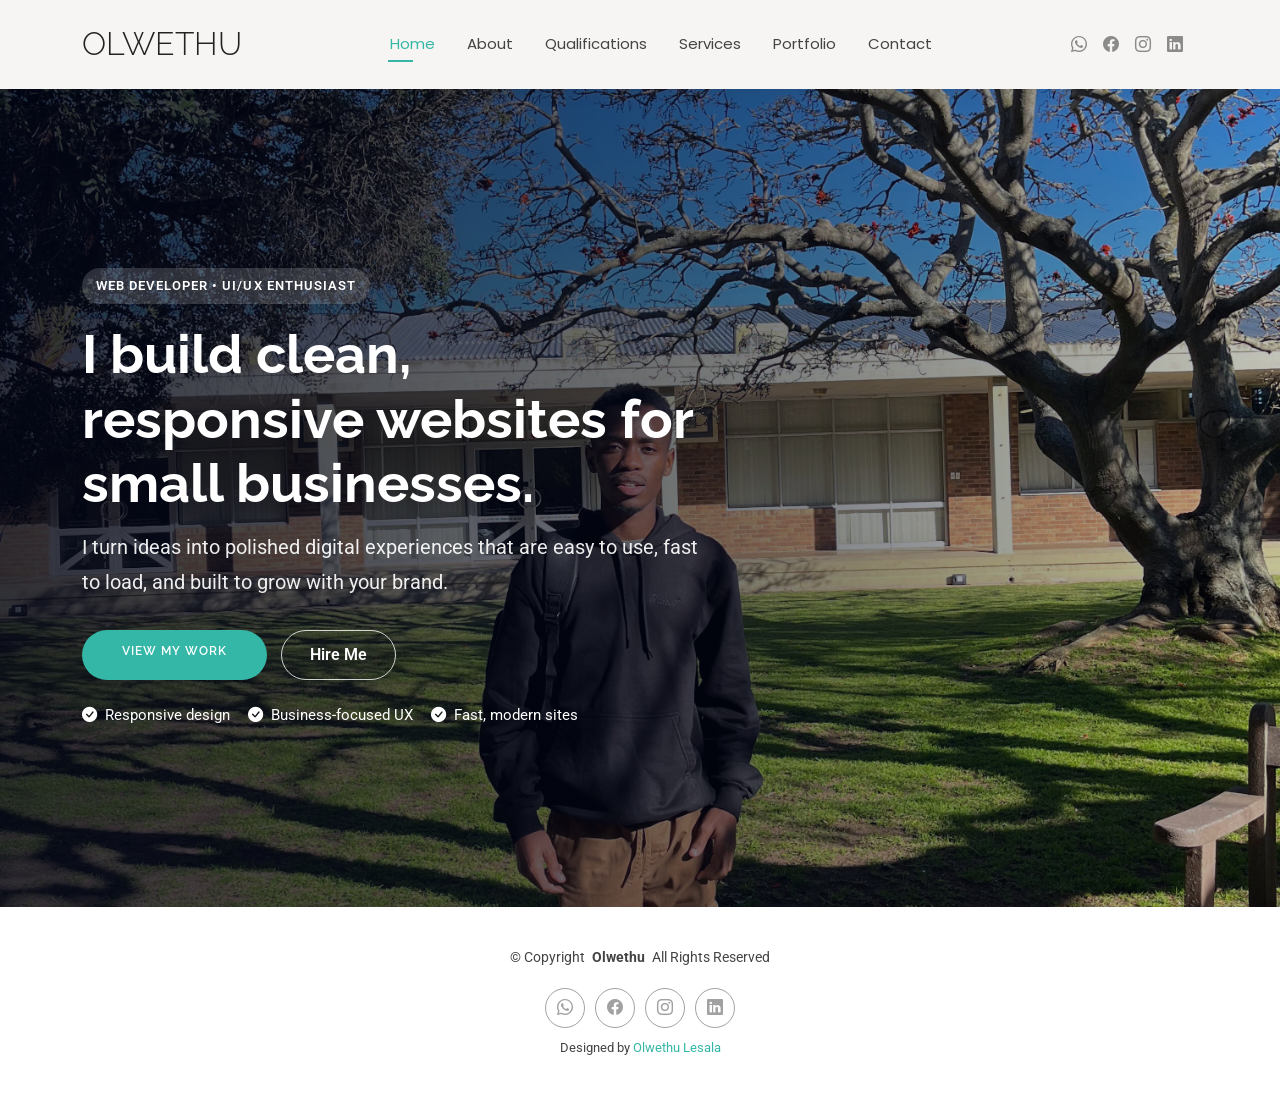
<file: index.html>
<!DOCTYPE html>
<html lang="en">

<head>
  <meta charset="utf-8">
  <meta content="width=device-width, initial-scale=1.0" name="viewport">
  <title>Olwethu Lesala | Web Developer & UI/UX Designer</title>
  <meta name="description" content="Olwethu Lesala builds clean, responsive websites for small businesses and creators with a strong focus on user experience and modern design.">
  <meta name="keywords" content="Olwethu Lesala, web developer, UI/UX designer, responsive websites, South Africa, portfolio">
  <meta name="theme-color" content="#34b7a7">

  <!-- Favicons -->
  <link href="assets/img/OL.png" rel="icon">
  <link href="assets/img/apple-touch-icon.png" rel="apple-touch-icon">

  <!-- Fonts -->
  <link href="https://fonts.googleapis.com" rel="preconnect">
  <link href="https://fonts.gstatic.com" rel="preconnect" crossorigin>
  <link href="https://fonts.googleapis.com/css2?family=Roboto:ital,wght@0,100;0,300;0,400;0,500;0,700;0,900;1,100;1,300;1,400;1,500;1,700;1,900&family=Poppins:ital,wght@0,100;0,200;0,300;0,400;0,500;0,600;0,700;0,800;0,900;1,100;1,200;1,300;1,400;1,500;1,600;1,700;1,800;1,900&family=Raleway:ital,wght@0,100;0,200;0,300;0,400;0,500;0,600;0,700;0,800;0,900;1,100;1,200;1,300;1,400;1,500;1,600;1,700;1,800;1,900&display=swap" rel="stylesheet">

  <!-- Vendor CSS Files -->
  <link href="assets/vendor/bootstrap/css/bootstrap.min.css" rel="stylesheet">
  <link href="assets/vendor/bootstrap-icons/bootstrap-icons.css" rel="stylesheet">
  <link href="assets/vendor/aos/aos.css" rel="stylesheet">
  <link href="assets/vendor/swiper/swiper-bundle.min.css" rel="stylesheet">
  <link href="assets/vendor/glightbox/css/glightbox.min.css" rel="stylesheet">

  <!-- Main CSS File -->
  <link href="assets/css/main.css" rel="stylesheet">

  <!-- =======================================================
  * Template Name: Kelly
  * Template URL: https://bootstrapmade.com/kelly-free-bootstrap-cv-resume-html-template/
  * Updated: Aug 07 2024 with Bootstrap v5.3.3
  * Author: BootstrapMade.com
  * License: https://bootstrapmade.com/license/
  ======================================================== -->
</head>

<body class="index-page">

  <header id="header" class="header d-flex align-items-center light-background sticky-top">
    <div class="container position-relative d-flex align-items-center justify-content-between">

      <a href="index.html" class="logo d-flex align-items-center me-auto me-xl-0">
        <!-- Uncomment the line below if you also wish to use an image logo -->
        <h1 class="sitename">Olwethu</h1>
      </a>

      <nav id="navmenu" class="navmenu">
        <ul>
          <li><a href="index.html" class="active">Home</a></li>
          <li><a href="about.html">About</a></li>
          <li><a href="qualifications.html">Qualifications</a></li>
          <li><a href="services.html">Services</a></li>
          <li><a href="portfolio.html">Portfolio</a></li>
          <li><a href="contact.html">Contact</a></li>
        </ul>
        <i class="mobile-nav-toggle d-xl-none bi bi-list"></i>
      </nav>

      <div class="header-social-links">
          <a href="https://wa.me/27812311801" class="twitter"><i class="bi bi-whatsapp"></i></a>
          <a href="https://www.facebook.com/profile.php?id=61573043371815" class="facebook"><i class="bi bi-facebook"></i></a>
          <a href="https://www.instagram.com/olwethulesala/" class="instagram"><i class="bi bi-instagram"></i></a>
          <a href="https://www.linkedin.com/in/olwethu-lesala-89848a409/" class="linkedin"><i class="bi bi-linkedin"></i></a>
      </div>

    </div>
  </header>

  <main class="main">

    <!-- Hero Section -->
    <section id="hero" class="hero section">

      <img src="assets/img/campus.jpg" alt="Olwethu Lesala portrait" data-aos="fade-in">
      <div class="hero-overlay"></div>

      <div class="container" data-aos="zoom-out" data-aos-delay="100">
        <div class="row align-items-center gy-5">
          <div class="col-lg-7 hero-content text-lg-start text-center">
            <span class="hero-badge">Web Developer • UI/UX Enthusiast</span>
            <h2>I build clean, responsive websites for small businesses.</h2>
            <p>I turn ideas into polished digital experiences that are easy to use, fast to load, and built to grow with your brand.</p>
            <div class="hero-actions">
              <a href="portfolio.html" class="btn-get-started">View My Work</a>
              <a href="contact.html" class="btn hero-secondary">Hire Me</a>
            </div>
            <ul class="hero-highlights">
              <li><i class="bi bi-check-circle-fill"></i> Responsive design</li>
              <li><i class="bi bi-check-circle-fill"></i> Business-focused UX</li>
              <li><i class="bi bi-check-circle-fill"></i> Fast, modern sites</li>
            </ul>
          </div>
          <div class="col-lg-5">
            <!-- <div class="hero-portrait" data-aos="fade-left" data-aos-delay="200">
              <img src="assets/img/campus.jpg" alt="Olwethu Lesala portrait">
            </div> -->
          </div>
        </div>
      </div>

    </section><!-- /Hero Section -->

  </main>

  <footer id="footer" class="footer">

    <div class="container">
      <div class="copyright text-center ">
        <p>© <span>Copyright</span> <strong class="px-1 sitename">Olwethu</strong> <span>All Rights Reserved<br></span></p>
      </div>
      <div class="social-links d-flex justify-content-center">
        <a href="https://wa.me/27812311801"><i class="bi bi-whatsapp"></i></a>
        <a href="https://www.facebook.com/profile.php?id=61573043371815"><i class="bi bi-facebook"></i></a>
        <a href="https://www.instagram.com/olwethulesala/"><i class="bi bi-instagram"></i></a>
        <a href="https://www.linkedin.com/in/olwethu-lesala-89848a409/"><i class="bi bi-linkedin"></i></a>
      </div>
      <div class="credits">
        <!-- All the links in the footer should remain intact. -->
        <!-- You can delete the links only if you've purchased the pro version. -->
        <!-- Licensing information: https://bootstrapmade.com/license/ -->
        <!-- Purchase the pro version with working PHP/AJAX contact form: [buy-url] -->
        Designed by <a href="#">Olwethu Lesala</a>
      </div>
    </div>

  </footer>

  <!-- Scroll Top -->
  <a href="#" id="scroll-top" class="scroll-top d-flex align-items-center justify-content-center"><i class="bi bi-arrow-up-short"></i></a>

  <!-- Preloader -->
  <div id="preloader"></div>

  <!-- Vendor JS Files -->
  <script src="assets/vendor/bootstrap/js/bootstrap.bundle.min.js"></script>
  <script src="assets/vendor/php-email-form/validate.js"></script>
  <script src="assets/vendor/aos/aos.js"></script>
  <script src="assets/vendor/waypoints/noframework.waypoints.js"></script>
  <script src="assets/vendor/purecounter/purecounter_vanilla.js"></script>
  <script src="assets/vendor/swiper/swiper-bundle.min.js"></script>
  <script src="assets/vendor/glightbox/js/glightbox.min.js"></script>
  <script src="assets/vendor/imagesloaded/imagesloaded.pkgd.min.js"></script>
  <script src="assets/vendor/isotope-layout/isotope.pkgd.min.js"></script>

  <!-- Main JS File -->
  <script src="assets/js/main.js"></script>

</body>

</html>
</file>
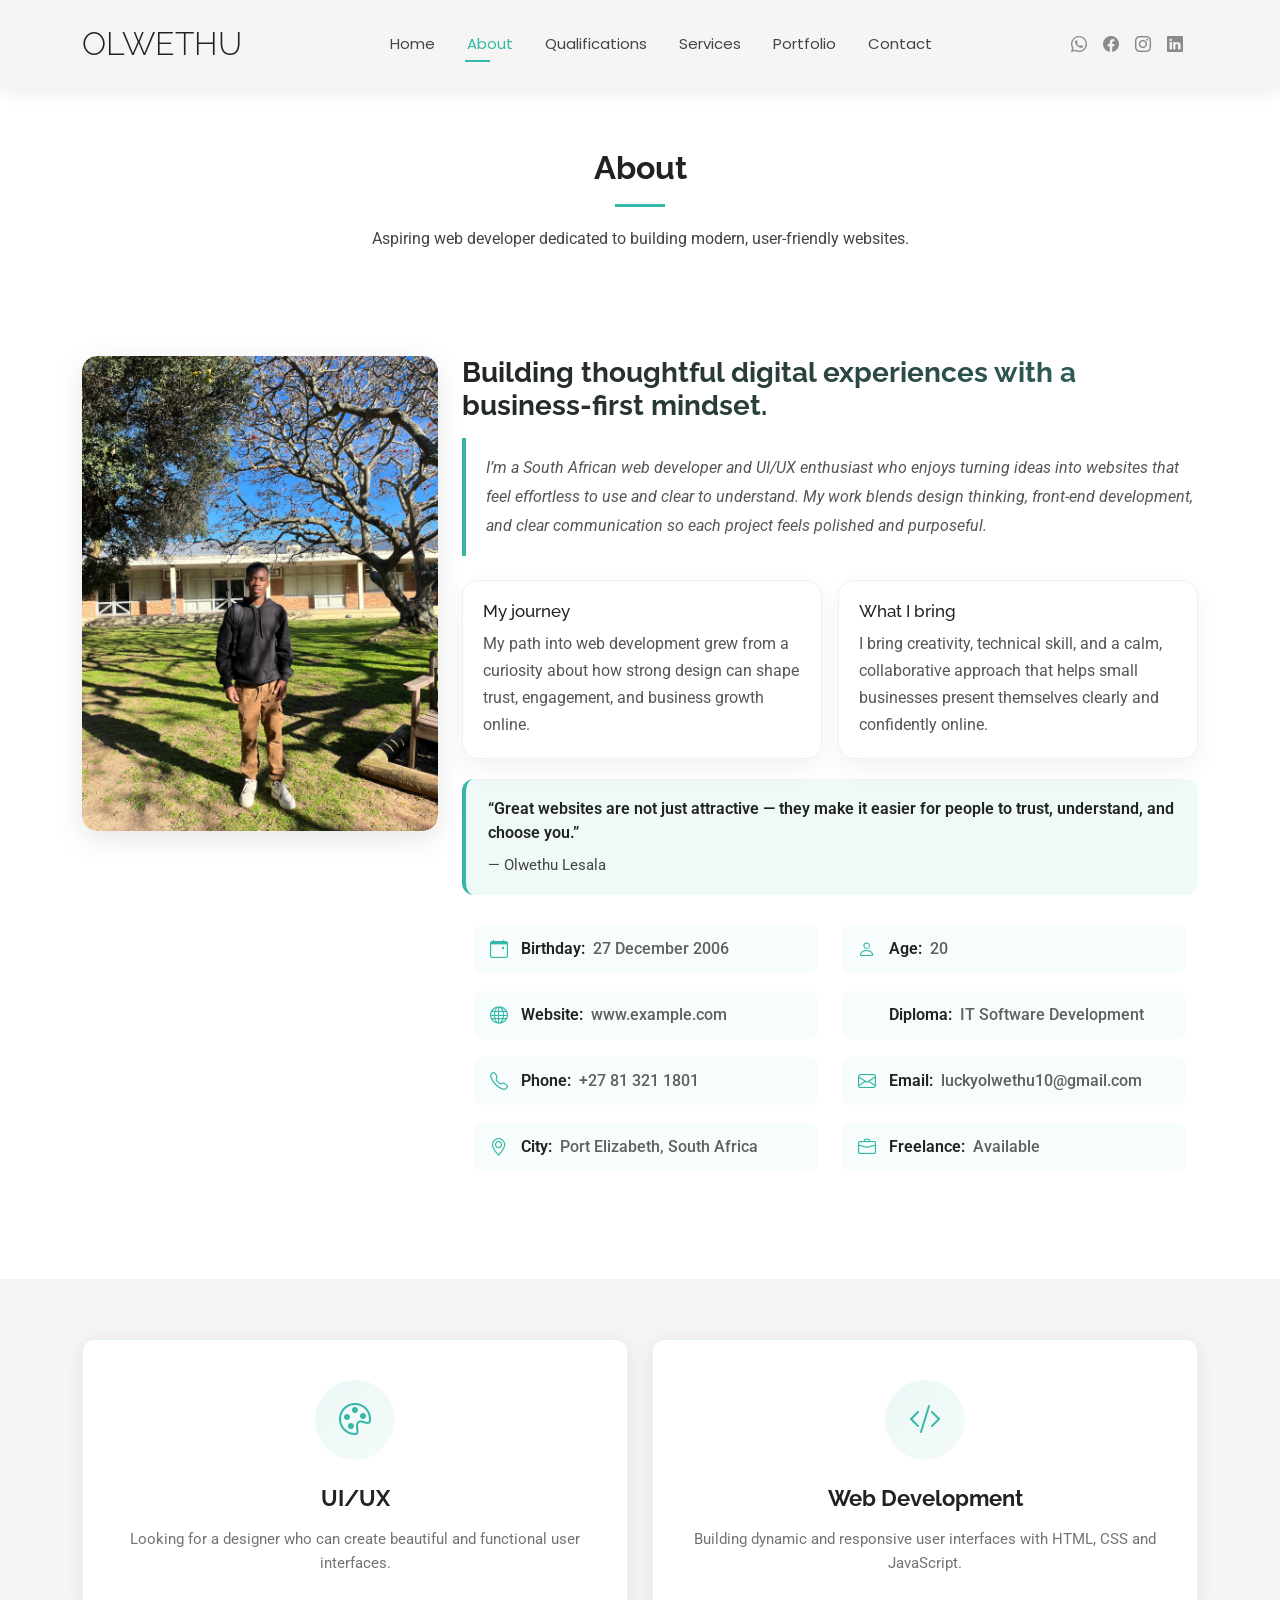
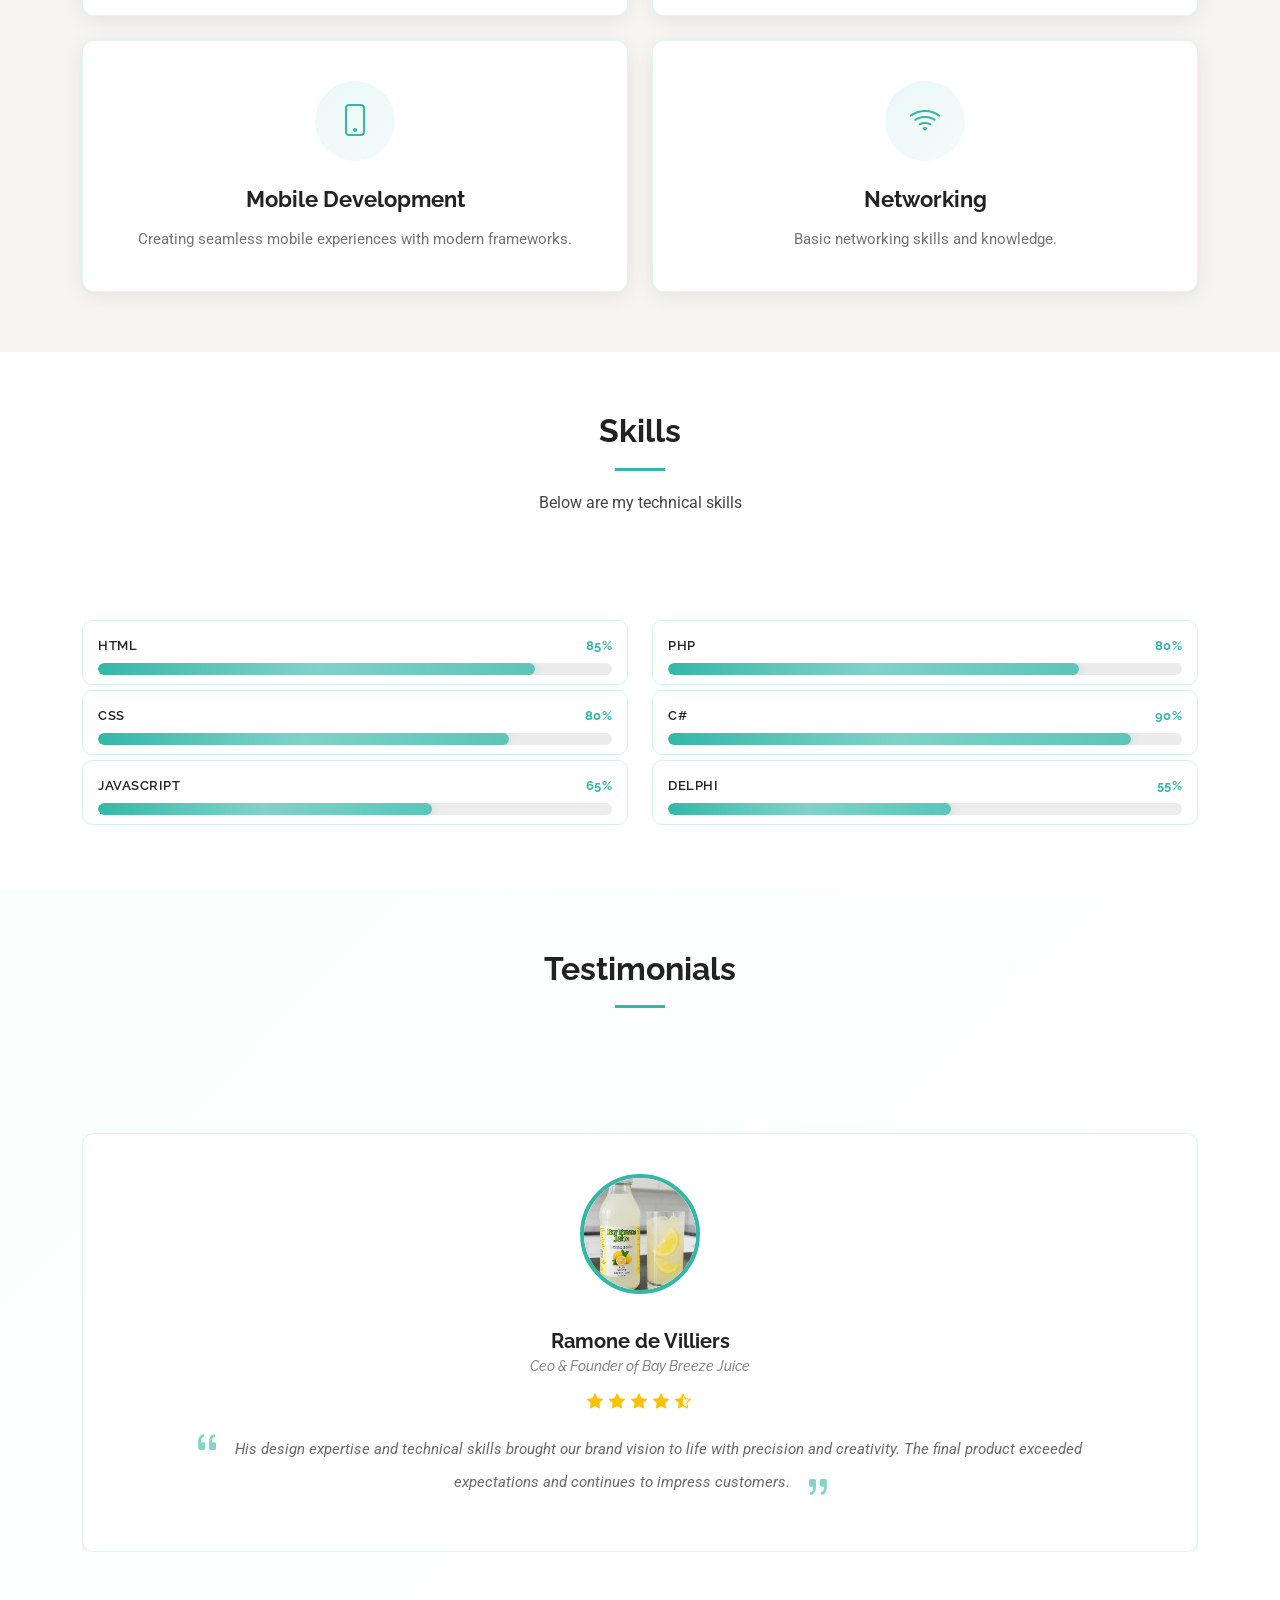
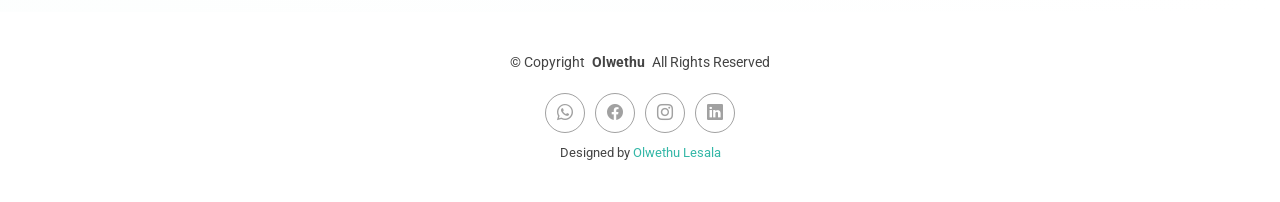
<file: about.html>
<!DOCTYPE html>
<html lang="en">

<head>
  <meta charset="utf-8">
  <meta content="width=device-width, initial-scale=1.0" name="viewport">
  <title>About Olwethu Lesala | Web Developer & UI/UX Designer</title>
  <meta name="description" content="Learn more about Olwethu Lesala, a South African web developer focused on responsive design, thoughtful UI/UX, and helping small businesses present themselves clearly online.">
  <meta name="keywords" content="Olwethu Lesala about, web developer South Africa, UI/UX designer, responsive websites, portfolio biography">
  <meta name="theme-color" content="#34b7a7">

  <!-- Favicons -->
  <link href="assets/img/OL.png" rel="icon">
  <link href="assets/img/apple-touch-icon.png" rel="apple-touch-icon">

  <!-- Fonts -->
  <link href="https://fonts.googleapis.com" rel="preconnect">
  <link href="https://fonts.gstatic.com" rel="preconnect" crossorigin>
  <link href="https://fonts.googleapis.com/css2?family=Roboto:ital,wght@0,100;0,300;0,400;0,500;0,700;0,900;1,100;1,300;1,400;1,500;1,700;1,900&family=Poppins:ital,wght@0,100;0,200;0,300;0,400;0,500;0,600;0,700;0,800;0,900;1,100;1,200;1,300;1,400;1,500;1,600;1,700;1,800;1,900&family=Raleway:ital,wght@0,100;0,200;0,300;0,400;0,500;0,600;0,700;0,800;0,900;1,100;1,200;1,300;1,400;1,500;1,600;1,700;1,800;1,900&display=swap" rel="stylesheet">

  <!-- Vendor CSS Files -->
  <link href="assets/vendor/bootstrap/css/bootstrap.min.css" rel="stylesheet">
  <link href="assets/vendor/bootstrap-icons/bootstrap-icons.css" rel="stylesheet">
  <link href="assets/vendor/aos/aos.css" rel="stylesheet">
  <link href="assets/vendor/swiper/swiper-bundle.min.css" rel="stylesheet">
  <link href="assets/vendor/glightbox/css/glightbox.min.css" rel="stylesheet">

  <!-- Main CSS File -->
  <link href="assets/css/main.css" rel="stylesheet">

  <!-- =======================================================
  * Template Name: Kelly
  * Template URL: https://bootstrapmade.com/kelly-free-bootstrap-cv-resume-html-template/
  * Updated: Aug 07 2024 with Bootstrap v5.3.3
  * Author: BootstrapMade.com
  * License: https://bootstrapmade.com/license/
  ======================================================== -->
</head>

<body class="about-page">

  <header id="header" class="header d-flex align-items-center light-background sticky-top">
    <div class="container position-relative d-flex align-items-center justify-content-between">

      <a href="index.html" class="logo d-flex align-items-center me-auto me-xl-0">
        <!-- Uncomment the line below if you also wish to use an image logo -->
        <h1 class="sitename">Olwethu</h1>
      </a>

      <nav id="navmenu" class="navmenu">
        <ul>
          <li><a href="index.html">Home</a></li>
          <li><a href="about.html" class="active">About</a></li>
          <li><a href="qualifications.html">Qualifications</a></li>
          <li><a href="services.html">Services</a></li>
          <li><a href="portfolio.html">Portfolio</a></li>
          <li><a href="contact.html">Contact</a></li>
        </ul>
        <i class="mobile-nav-toggle d-xl-none bi bi-list"></i>
      </nav>

      <div class="header-social-links">
          <a href="https://wa.me/27812311801" class="twitter"><i class="bi bi-whatsapp"></i></a>
          <a href="https://www.facebook.com/profile.php?id=61573043371815" class="facebook"><i class="bi bi-facebook"></i></a>
          <a href="https://www.instagram.com/olwethulesala/" class="instagram"><i class="bi bi-instagram"></i></a>
          <a href="https://www.linkedin.com/in/olwethu-lesala-89848a409/" class="linkedin"><i class="bi bi-linkedin"></i></a>
      </div>

    </div>
  </header>

  <main class="main">

    <!-- About Section -->
    <section id="about" class="about section">

      <!-- Section Title -->
      <div class="container section-title" data-aos="fade-up">
        <h2>About</h2>
        <p>Aspiring web developer dedicated to building modern, user‑friendly websites.</p>
      </div><!-- End Section Title -->

      <div class="container" data-aos="fade-up" data-aos-delay="100">

        <div class="row gy-4 justify-content-center">
          <div class="col-lg-4">
            <div class="profile-card">
              <img src="assets/img/campus.jpg" class="img-fluid profile-image" alt="Profile">
            </div>
          </div>
          <div class="col-lg-8 content">
            <h2>Building thoughtful digital experiences with a business-first mindset.</h2>
            <p class="fst-italic py-3 bio-text">
              I’m a South African web developer and UI/UX enthusiast who enjoys turning ideas into websites that feel effortless to use and clear to understand. My work blends design thinking, front-end development, and clear communication so each project feels polished and purposeful.
            </p>
            <div class="about-story">
              <div class="about-highlight-card">
                <h3>My journey</h3>
                <p>My path into web development grew from a curiosity about how strong design can shape trust, engagement, and business growth online.</p>
              </div>
              <div class="about-highlight-card">
                <h3>What I bring</h3>
                <p>I bring creativity, technical skill, and a calm, collaborative approach that helps small businesses present themselves clearly and confidently online.</p>
              </div>
            </div>
            <div class="about-quote">
              <p>“Great websites are not just attractive — they make it easier for people to trust, understand, and choose you.”</p>
              <span>— Olwethu Lesala</span>
            </div>
            <div class="row info-section">
              <div class="col-lg-6">
                <ul class="info-list">
                  <li class="info-item"><i class="bi bi-calendar-event"></i> <strong>Birthday:</strong> <span>27 December 2006</span></li>
                  <li class="info-item"><i class="bi bi-globe"></i> <strong>Website:</strong> <span>www.example.com</span></li>
                  <li class="info-item"><i class="bi bi-telephone"></i> <strong>Phone:</strong> <span>+27 81 321 1801</span></li>
                  <li class="info-item"><i class="bi bi-geo-alt"></i> <strong>City:</strong> <span>Port Elizabeth, South Africa</span></li>
                </ul>
              </div>
              <div class="col-lg-6">
                <ul class="info-list">
                  <li class="info-item"><i class="bi bi-person"></i> <strong>Age:</strong> <span>20</span></li>
                  <li class="info-item"><i class="bi bi-certificate"></i> <strong>Diploma:</strong> <span>IT Software Development</span></li>
                  <li class="info-item"><i class="bi bi-envelope"></i> <strong>Email:</strong> <span>luckyolwethu10@gmail.com</span></li>
                  <li class="info-item"><i class="bi bi-briefcase"></i> <strong>Freelance:</strong> <span>Available</span></li>
                </ul>
              </div>
            </div>
    
          </div>
        </div>

      </div>

    </section><!-- /About Section -->

    <!-- Services Section -->
    <section id="services" class="services section light-background">

      <div class="container" data-aos="fade-up" data-aos-delay="100">

        <div class="row gy-4">

          <div class="col-lg-6 col-md-6">
            <div class="service-card">
              <div class="card-icon">
                <i class="bi bi-palette"></i>
              </div>
              <h3>UI/UX</h3>
              <p>Looking for a designer who can create beautiful and functional user interfaces.</p>
            </div>
          </div>

          <div class="col-lg-6 col-md-6">
            <div class="service-card">
              <div class="card-icon">
                <i class="bi bi-code-slash"></i>
              </div>
              <h3>Web Development</h3>
              <p>Building dynamic and responsive user interfaces with HTML, CSS and JavaScript.</p>
            </div>
          </div>

          <div class="col-lg-6 col-md-6">
            <div class="service-card">
              <div class="card-icon">
                <i class="bi bi-phone"></i>
              </div>
              <h3>Mobile Development</h3>
              <p>Creating seamless mobile experiences with modern frameworks.</p>
            </div>
          </div>

          <div class="col-lg-6 col-md-6">
            <div class="service-card">
              <div class="card-icon">
                <i class="bi bi-wifi"></i>
              </div>
              <h3>Networking</h3>
              <p>Basic networking skills and knowledge.</p>
            </div>
          </div>

        </div>

      </div>

    </section><!-- /Services Section -->

    <!-- Skills Section -->
    <section id="skills" class="skills section">

      <!-- Section Title -->
      <div class="container section-title" data-aos="fade-up">
        <h2>Skills</h2>
        <p>Below are my technical skills</p>
      </div><!-- End Section Title -->

      <div class="container" data-aos="fade-up" data-aos-delay="100">

        <div class="row skills-content skills-animation">

          <div class="col-lg-6">

            <div class="progress skill-progress">
              <span class="skill"><span>HTML</span> <i class="val">85%</i></span>
              <div class="progress-bar-wrap">
                <div class="progress-bar" role="progressbar" aria-valuenow="85" aria-valuemin="0" aria-valuemax="100" style="width: 85%"></div>
              </div>
            </div><!-- End Skills Item -->

            <div class="progress skill-progress">
              <span class="skill"><span>CSS</span> <i class="val">80%</i></span>
              <div class="progress-bar-wrap">
                <div class="progress-bar" role="progressbar" aria-valuenow="80" aria-valuemin="0" aria-valuemax="100" style="width: 80%"></div>
              </div>
            </div><!-- End Skills Item -->

            <div class="progress skill-progress">
              <span class="skill"><span>JavaScript</span> <i class="val">65%</i></span>
              <div class="progress-bar-wrap">
                <div class="progress-bar" role="progressbar" aria-valuenow="65" aria-valuemin="0" aria-valuemax="100" style="width: 65%"></div>
              </div>
            </div><!-- End Skills Item -->

          </div>

          <div class="col-lg-6">

            <div class="progress skill-progress">
              <span class="skill"><span>PHP</span> <i class="val">80%</i></span>
              <div class="progress-bar-wrap">
                <div class="progress-bar" role="progressbar" aria-valuenow="80" aria-valuemin="0" aria-valuemax="100" style="width: 80%"></div>
              </div>
            </div><!-- End Skills Item -->

            <div class="progress skill-progress">
              <span class="skill"><span>C#</span> <i class="val">90%</i></span>
              <div class="progress-bar-wrap">
                <div class="progress-bar" role="progressbar" aria-valuenow="90" aria-valuemin="0" aria-valuemax="100" style="width: 90%"></div>
              </div>
            </div><!-- End Skills Item -->

            <div class="progress skill-progress">
              <span class="skill"><span>Delphi</span> <i class="val">55%</i></span>
              <div class="progress-bar-wrap">
                <div class="progress-bar" role="progressbar" aria-valuenow="55" aria-valuemin="0" aria-valuemax="100" style="width: 55%"></div>
              </div>
            </div><!-- End Skills Item -->

          </div>

        </div>

      </div>

    </section><!-- /Skills Section -->

   
    <!-- Testimonials Section -->
    <section id="testimonials" class="testimonials section">

      <!-- Section Title -->
      <div class="container section-title" data-aos="fade-up">
        <h2>Testimonials</h2>
      </div><!-- End Section Title -->

      <div class="container" data-aos="fade-up" data-aos-delay="100">

        <div class="swiper init-swiper">
          <script type="application/json" class="swiper-config">
            {
              "loop": true,
              "speed": 600,
              "autoplay": {
                "delay": 5000
              },
              "slidesPerView": "auto",
              "pagination": {
                "el": ".swiper-pagination",
                "type": "bullets",
                "clickable": true
              }
            }
          </script>
          <div class="swiper-wrapper">

            <div class="swiper-slide">
              <div class="testimonial-item">
                <img src="assets/img/baybreezejuice.jpg" width="50" height="50" class="testimonial-img" alt="Ramone de Villiers">
                <h3>Ramone de Villiers</h3>
                <h4>Ceo &amp; Founder of Bay Breeze Juice</h4>
                <div class="stars">
                  <i class="bi bi-star-fill"></i><i class="bi bi-star-fill"></i><i class="bi bi-star-fill"></i><i class="bi bi-star-fill"></i><i class="bi bi-star-half"></i>
                </div>
                <p>
                  <i class="bi bi-quote quote-icon-left"></i>
                  <span> His design expertise and technical skills brought our brand vision to life with precision and creativity. 
                    The final product exceeded expectations and continues to impress  customers.</span>
                  <i class="bi bi-quote quote-icon-right"></i>
                </p>
              </div>
            </div><!-- End testimonial item -->

            <!-- <div class="swiper-slide">
              <div class="testimonial-item">
                <img src="assets/img/testimonials/testimonials-2.jpg" class="testimonial-img" alt="">
                <h3>Sara Wilsson</h3>
                <h4>Designer</h4>
                <div class="stars">
                  <i class="bi bi-star-fill"></i><i class="bi bi-star-fill"></i><i class="bi bi-star-fill"></i><i class="bi bi-star-fill"></i><i class="bi bi-star-fill"></i>
                </div>
                <p>
                  <i class="bi bi-quote quote-icon-left"></i>
                  <span>Export tempor illum tamen malis malis eram quae irure esse labore quem cillum quid cillum eram malis quorum velit fore eram velit sunt aliqua noster fugiat irure amet legam anim culpa.</span>
                  <i class="bi bi-quote quote-icon-right"></i>
                </p>
              </div>
            </div> -->

            <!-- <div class="swiper-slide">
              <div class="testimonial-item">
                <img src="assets/img/testimonials/testimonials-3.jpg" class="testimonial-img" alt="">
                <h3>Jena Karlis</h3>
                <h4>Store Owner</h4>
                <div class="stars">
                  <i class="bi bi-star-fill"></i><i class="bi bi-star-fill"></i><i class="bi bi-star-fill"></i><i class="bi bi-star-fill"></i><i class="bi bi-star-fill"></i>
                </div>
                <p>
                  <i class="bi bi-quote quote-icon-left"></i>
                  <span>Enim nisi quem export duis labore cillum quae magna enim sint quorum nulla quem veniam duis minim tempor labore quem eram duis noster aute amet eram fore quis sint minim.</span>
                  <i class="bi bi-quote quote-icon-right"></i>
                </p>
              </div>
            </div> -->

            <!-- <div class="swiper-slide">
              <div class="testimonial-item">
                <img src="assets/img/testimonials/testimonials-4.jpg" class="testimonial-img" alt="">
                <h3>Matt Brandon</h3>
                <h4>Freelancer</h4>
                <div class="stars">
                  <i class="bi bi-star-fill"></i><i class="bi bi-star-fill"></i><i class="bi bi-star-fill"></i><i class="bi bi-star-fill"></i><i class="bi bi-star-fill"></i>
                </div>
                <p>
                  <i class="bi bi-quote quote-icon-left"></i>
                  <span>Fugiat enim eram quae cillum dolore dolor amet nulla culpa multos export minim fugiat minim velit minim dolor enim duis veniam ipsum anim magna sunt elit fore quem dolore labore illum veniam.</span>
                  <i class="bi bi-quote quote-icon-right"></i>
                </p>
              </div>
            </div>

            <div class="swiper-slide">
              <div class="testimonial-item">
                <img src="assets/img/testimonials/testimonials-5.jpg" class="testimonial-img" alt="">
                <h3>John Larson</h3>
                <h4>Entrepreneur</h4>
                <div class="stars">
                  <i class="bi bi-star-fill"></i><i class="bi bi-star-fill"></i><i class="bi bi-star-fill"></i><i class="bi bi-star-fill"></i><i class="bi bi-star-fill"></i>
                </div>
                <p>
                  <i class="bi bi-quote quote-icon-left"></i>
                  <span>Quis quorum aliqua sint quem legam fore sunt eram irure aliqua veniam tempor noster veniam enim culpa labore duis sunt culpa nulla illum cillum fugiat legam esse veniam culpa fore nisi cillum quid.</span>
                  <i class="bi bi-quote quote-icon-right"></i>
                </p>
              </div>
            </div> -->

          </div>
          <div class="swiper-pagination"></div>
        </div>

      </div>

    </section><!-- /Testimonials Section -->

  </main>

  <footer id="footer" class="footer">

    <div class="container">
      <div class="copyright text-center ">
        <p>© <span>Copyright</span> <strong class="px-1 sitename">Olwethu</strong> <span>All Rights Reserved<br></span></p>
      </div>
      <div class="social-links d-flex justify-content-center">
        <a href="https://wa.me/27812311801"><i class="bi bi-whatsapp"></i></a>
        <a href="https://www.facebook.com/profile.php?id=61573043371815"><i class="bi bi-facebook"></i></a>
        <a href="https://www.instagram.com/olwethulesala/"><i class="bi bi-instagram"></i></a>
        <a href="https://www.linkedin.com/in/olwethu-lesala-89848a409/"><i class="bi bi-linkedin"></i></a>
      </div>
      <div class="credits">
        <!-- All the links in the footer should remain intact. -->
        <!-- You can delete the links only if you've purchased the pro version. -->
        <!-- Licensing information: https://bootstrapmade.com/license/ -->
        <!-- Purchase the pro version with working PHP/AJAX contact form: [buy-url] -->
        Designed by <a href="#">Olwethu Lesala</a>
      </div>
    </div>

  </footer>

  <!-- Scroll Top -->
  <a href="#" id="scroll-top" class="scroll-top d-flex align-items-center justify-content-center"><i class="bi bi-arrow-up-short"></i></a>

  <!-- Preloader -->
  <div id="preloader"></div>

  <!-- Vendor JS Files -->
  <script src="assets/vendor/bootstrap/js/bootstrap.bundle.min.js"></script>
  <script src="assets/vendor/php-email-form/validate.js"></script>
  <script src="assets/vendor/aos/aos.js"></script>
  <script src="assets/vendor/waypoints/noframework.waypoints.js"></script>
  <script src="assets/vendor/purecounter/purecounter_vanilla.js"></script>
  <script src="assets/vendor/swiper/swiper-bundle.min.js"></script>
  <script src="assets/vendor/glightbox/js/glightbox.min.js"></script>
  <script src="assets/vendor/imagesloaded/imagesloaded.pkgd.min.js"></script>
  <script src="assets/vendor/isotope-layout/isotope.pkgd.min.js"></script>

  <!-- Main JS File -->
  <script src="assets/js/main.js"></script>

</body>

</html>
</file>
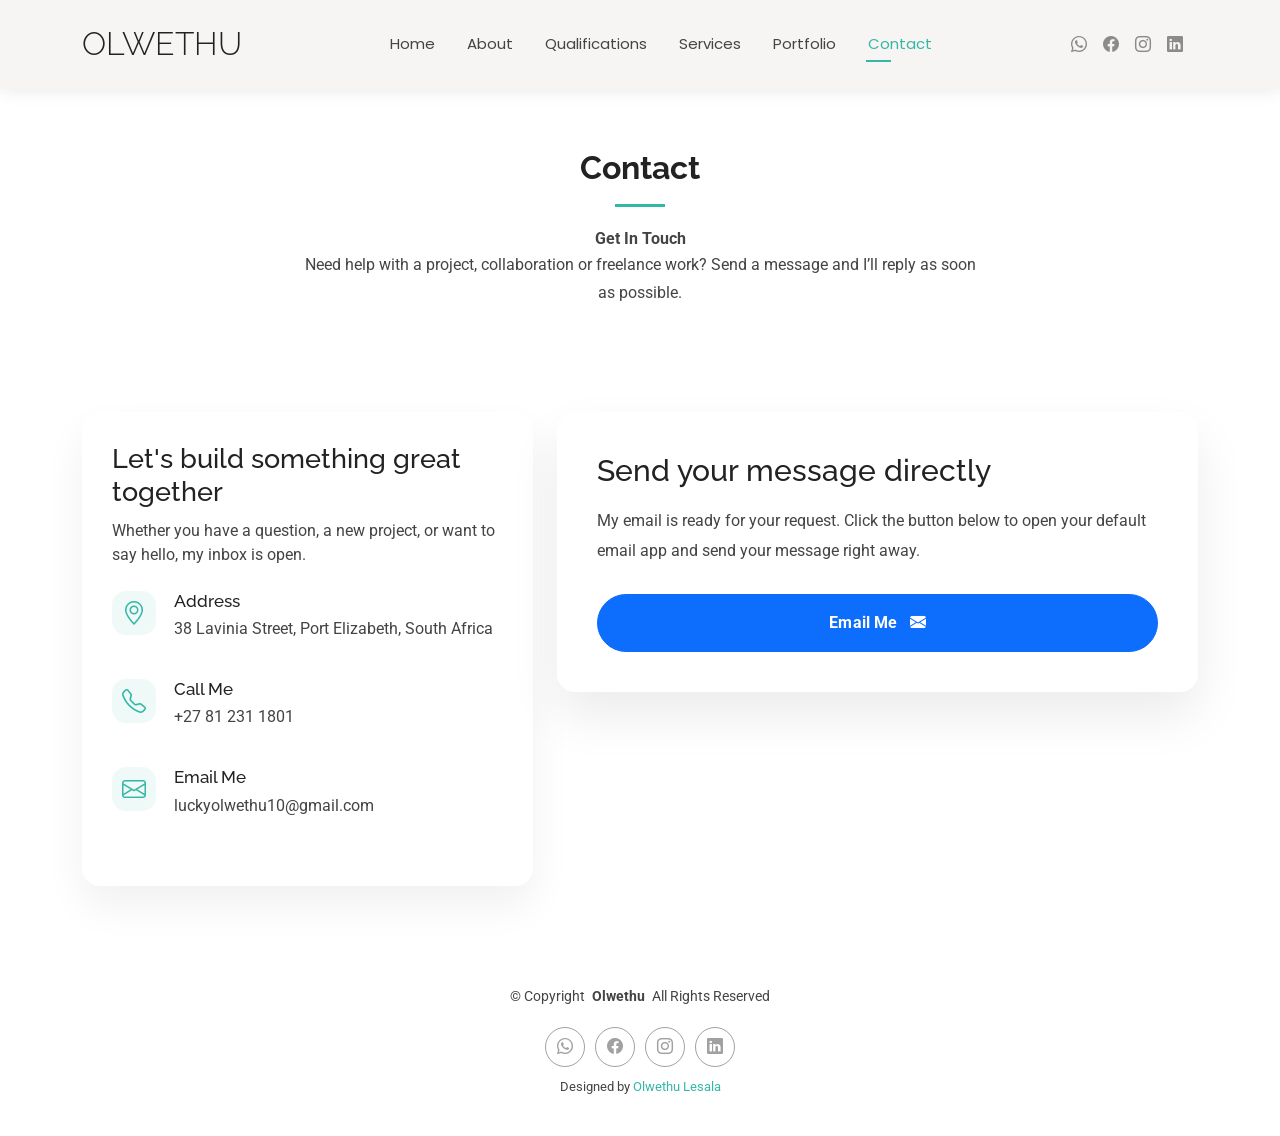
<file: contact.html>
<!DOCTYPE html>
<html lang="en">

<head>
  <meta charset="utf-8">
  <meta content="width=device-width, initial-scale=1.0" name="viewport">
  <title>My Portfolio</title>
  <meta name="description" content="">
  <meta name="keywords" content="">

  <!-- Favicons -->
  <link href="assets/img/OL.png" rel="icon">
  <link href="assets/img/apple-touch-icon.png" rel="apple-touch-icon">

  <!-- Fonts -->
  <link href="https://fonts.googleapis.com" rel="preconnect">
  <link href="https://fonts.gstatic.com" rel="preconnect" crossorigin>
  <link href="https://fonts.googleapis.com/css2?family=Roboto:ital,wght@0,100;0,300;0,400;0,500;0,700;0,900;1,100;1,300;1,400;1,500;1,700;1,900&family=Poppins:ital,wght@0,100;0,200;0,300;0,400;0,500;0,600;0,700;0,800;0,900;1,100;1,200;1,300;1,400;1,500;1,600;1,700;1,800;1,900&family=Raleway:ital,wght@0,100;0,200;0,300;0,400;0,500;0,600;0,700;0,800;0,900;1,100;1,200;1,300;1,400;1,500;1,600;1,700;1,800;1,900&display=swap" rel="stylesheet">

  <!-- Vendor CSS Files -->
  <link href="assets/vendor/bootstrap/css/bootstrap.min.css" rel="stylesheet">
  <link href="assets/vendor/bootstrap-icons/bootstrap-icons.css" rel="stylesheet">
  <link href="assets/vendor/aos/aos.css" rel="stylesheet">
  <link href="assets/vendor/swiper/swiper-bundle.min.css" rel="stylesheet">
  <link href="assets/vendor/glightbox/css/glightbox.min.css" rel="stylesheet">

  <!-- Main CSS File -->
  <link href="assets/css/main.css" rel="stylesheet">

  <!-- =======================================================
  * Template Name: Kelly
  * Template URL: https://bootstrapmade.com/kelly-free-bootstrap-cv-resume-html-template/
  * Updated: Aug 07 2024 with Bootstrap v5.3.3
  * Author: BootstrapMade.com
  * License: https://bootstrapmade.com/license/
  ======================================================== -->
</head>

<body class="contact-page">

  <header id="header" class="header d-flex align-items-center light-background sticky-top">
    <div class="container position-relative d-flex align-items-center justify-content-between">

      <a href="index.html" class="logo d-flex align-items-center me-auto me-xl-0">
        <!-- Uncomment the line below if you also wish to use an image logo -->
         
        <h1 class="sitename">Olwethu</h1>
      </a>

      <nav id="navmenu" class="navmenu">
        <ul>
          <li><a href="index.html">Home</a></li>
          <li><a href="about.html">About</a></li>
          <li><a href="qualifications.html">Qualifications</a></li>
          <li><a href="services.html">Services</a></li>
          <li><a href="portfolio.html">Portfolio</a></li>
          <li><a href="contact.html" class="active">Contact</a></li>
        </ul>
        <i class="mobile-nav-toggle d-xl-none bi bi-list"></i>
      </nav>

      <div class="header-social-links">
          <a href="https://wa.me/27812311801" class="twitter"><i class="bi bi-whatsapp"></i></a>
          <a href="https://www.facebook.com/profile.php?id=61573043371815" class="facebook"><i class="bi bi-facebook"></i></a>
          <a href="https://www.instagram.com/olwethulesala/" class="instagram"><i class="bi bi-instagram"></i></a>
          <a href="https://www.linkedin.com/in/olwethu-lesala-89848a409/" class="linkedin"><i class="bi bi-linkedin"></i></a>
      </div>

    </div>
  </header>

  <main class="main">

    <!-- Contact Section -->
    <section id="contact" class="contact section">

      <!-- Section Title -->
      <div class="container section-title" data-aos="fade-up">
        <h2>Contact</h2>
        <p><strong>Get In Touch</strong></p>
        <p class="section-description">Need help with a project, collaboration or freelance work? Send a message and I’ll reply as soon as possible.</p>
      </div><!-- End Section Title -->

      <div class="container" data-aos="fade-up" data-aos-delay="100">

        <div class="row gy-4">

          <div class="col-lg-5">
            <div class="info-wrap">
              <h3>Let's build something great together</h3>
              <p class="info-description">Whether you have a question, a new project, or want to say hello, my inbox is open.</p>
              <div class="info-item d-flex" data-aos="fade-up" data-aos-delay="200">
                <i class="bi bi-geo-alt flex-shrink-0"></i>
                <div>
                  <h3>Address</h3>
                  <p>38 Lavinia Street, Port Elizabeth, South Africa</p>
                </div>
              </div><!-- End Info Item -->

              <div class="info-item d-flex" data-aos="fade-up" data-aos-delay="300">
                <i class="bi bi-telephone flex-shrink-0"></i>
                <div>
                  <h3>Call Me</h3>
                  <p>+27 81 231 1801</p>
                </div>
              </div><!-- End Info Item -->

              <div class="info-item d-flex" data-aos="fade-up" data-aos-delay="400">
                <i class="bi bi-envelope flex-shrink-0"></i>
                <div>
                  <h3>Email Me</h3>
                  <p>luckyolwethu10@gmail.com</p>
                </div>
              </div><!-- End Info Item -->

              
            </div>
          </div>

          <div class="col-lg-7">
            <div class="contact-card" data-aos="fade-up" data-aos-delay="200">
              <h3>Send your message directly</h3>
              <p>My email is ready for your request. Click the button below to open your default email app and send your message right away.</p>
              <a href="mailto:luckyolwethu10@gmail.com?subject=Website%20Inquiry" class="btn btn-primary btn-email w-100">
                Email Me <i class="bi bi-envelope-fill"></i>
              </a>
            </div>
          </div><!-- End Contact Form -->

        </div>

      </div>

    </section><!-- /Contact Section -->

  </main>

  <footer id="footer" class="footer">

    <div class="container">
      <div class="copyright text-center ">
        <p>© <span>Copyright</span> <strong class="px-1 sitename">Olwethu</strong> <span>All Rights Reserved<br></span></p>
      </div>
      <div class="social-links d-flex justify-content-center">
        <a href="https://wa.me/27812311801"><i class="bi bi-whatsapp"></i></a>
        <a href="https://www.facebook.com/profile.php?id=61573043371815"><i class="bi bi-facebook"></i></a>
        <a href="https://www.instagram.com/olwethulesala/"><i class="bi bi-instagram"></i></a>
        <a href="https://www.linkedin.com/in/olwethu-lesala-89848a409/"><i class="bi bi-linkedin"></i></a>
      </div>
      <div class="credits">
        <!-- All the links in the footer should remain intact. -->
        <!-- You can delete the links only if you've purchased the pro version. -->
        <!-- Licensing information: https://bootstrapmade.com/license/ -->
        <!-- Purchase the pro version with working PHP/AJAX contact form: [buy-url] -->
        Designed by <a href="#">Olwethu Lesala</a>
      </div>
    </div>

  </footer>

  <!-- Scroll Top -->
  <a href="#" id="scroll-top" class="scroll-top d-flex align-items-center justify-content-center"><i class="bi bi-arrow-up-short"></i></a>

  <!-- Preloader -->
  <div id="preloader"></div>

  <!-- Vendor JS Files -->
  <script src="assets/vendor/bootstrap/js/bootstrap.bundle.min.js"></script>
  <script src="assets/vendor/php-email-form/validate.js"></script>
  <script src="assets/vendor/aos/aos.js"></script>
  <script src="assets/vendor/waypoints/noframework.waypoints.js"></script>
  <script src="assets/vendor/purecounter/purecounter_vanilla.js"></script>
  <script src="assets/vendor/swiper/swiper-bundle.min.js"></script>
  <script src="assets/vendor/glightbox/js/glightbox.min.js"></script>
  <script src="assets/vendor/imagesloaded/imagesloaded.pkgd.min.js"></script>
  <script src="assets/vendor/isotope-layout/isotope.pkgd.min.js"></script>

  <!-- Main JS File -->
  <script src="assets/js/main.js"></script>

</body>

</html>
</file>
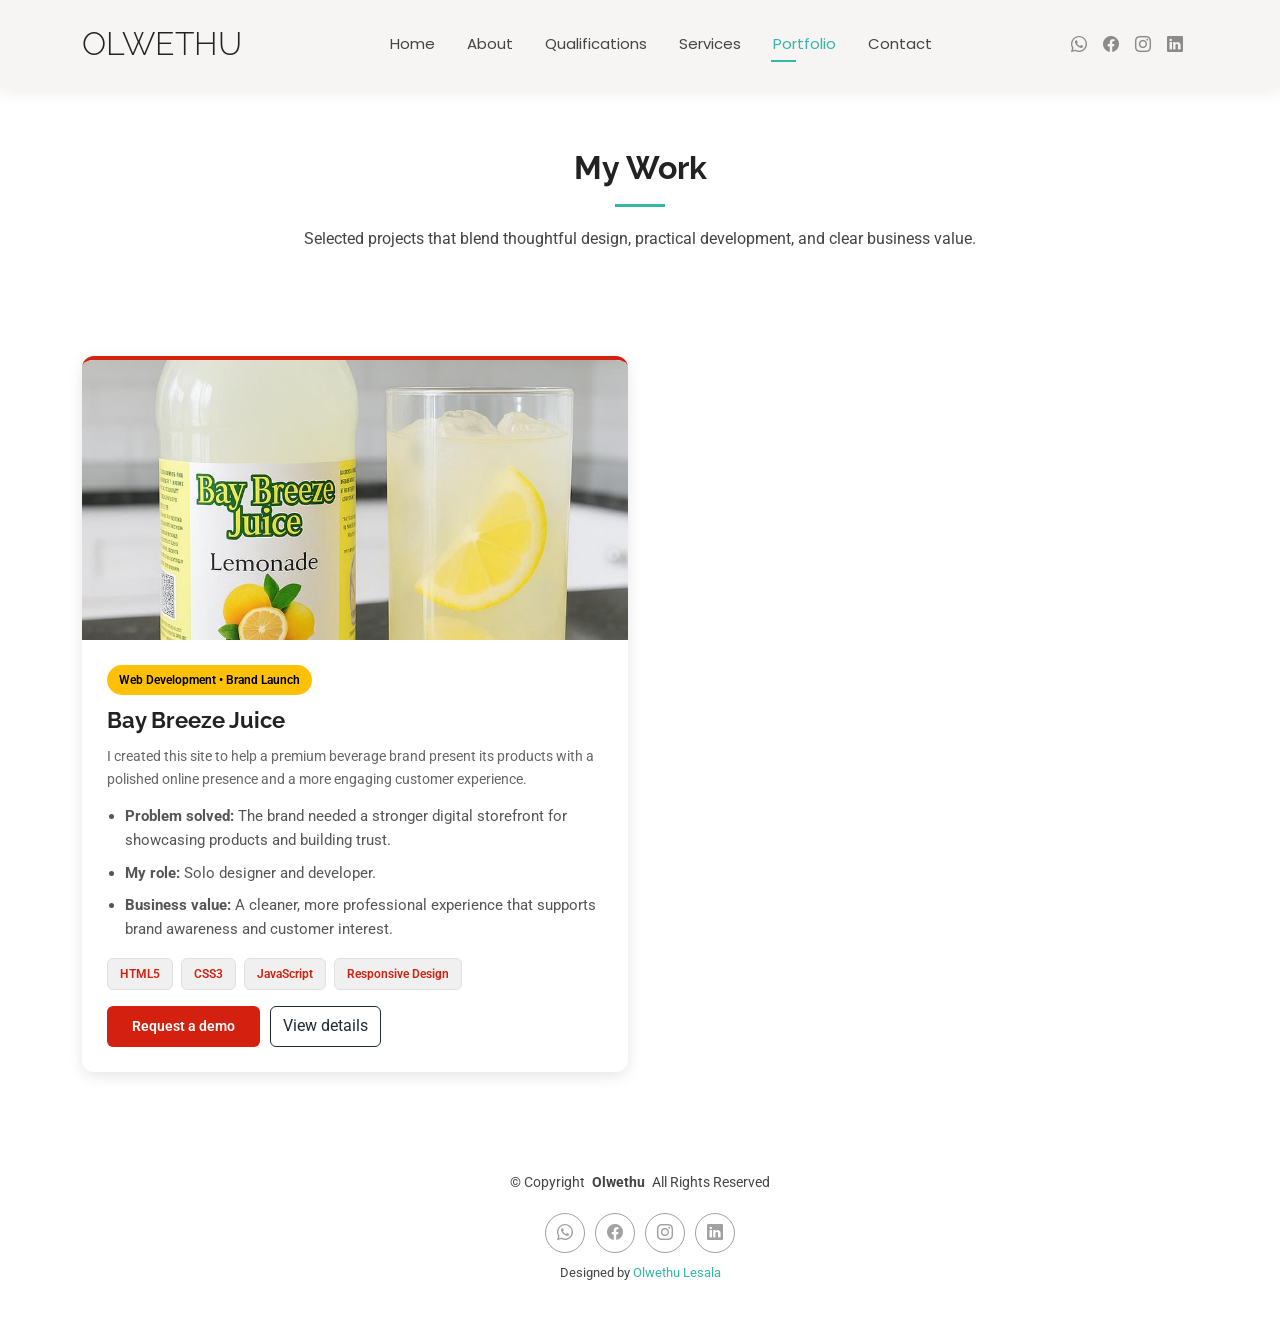
<file: portfolio.html>
<!DOCTYPE html>
<html lang="en">

<head>
  <meta charset="utf-8">
  <meta content="width=device-width, initial-scale=1.0" name="viewport">
  <title>Portfolio | Olwethu Lesala</title>
  <meta name="description" content="Explore recent web development projects by Olwethu Lesala, including responsive websites and practical digital solutions for growing brands.">
  <meta name="keywords" content="Olwethu Lesala portfolio, web development projects, responsive website examples, UI/UX portfolio">
  <meta name="theme-color" content="#34b7a7">

  <!-- Favicons -->
  <link href="assets/img/OL.png" rel="icon">
  <link href="assets/img/apple-touch-icon.png" rel="apple-touch-icon">

  <!-- Fonts -->
  <link href="https://fonts.googleapis.com" rel="preconnect">
  <link href="https://fonts.gstatic.com" rel="preconnect" crossorigin>
  <link href="https://fonts.googleapis.com/css2?family=Roboto:ital,wght@0,100;0,300;0,400;0,500;0,700;0,900;1,100;1,300;1,400;1,500;1,700;1,900&family=Poppins:ital,wght@0,100;0,200;0,300;0,400;0,500;0,600;0,700;0,800;0,900;1,100;1,200;1,300;1,400;1,500;1,600;1,700;1,800;1,900&family=Raleway:ital,wght@0,100;0,200;0,300;0,400;0,500;0,600;0,700;0,800;0,900;1,100;1,200;1,300;1,400;1,500;1,600;1,700;1,800;1,900&display=swap" rel="stylesheet">

  <!-- Vendor CSS Files -->
  <link href="assets/vendor/bootstrap/css/bootstrap.min.css" rel="stylesheet">
  <link href="assets/vendor/bootstrap-icons/bootstrap-icons.css" rel="stylesheet">
  <link href="assets/vendor/aos/aos.css" rel="stylesheet">
  <link href="assets/vendor/swiper/swiper-bundle.min.css" rel="stylesheet">
  <link href="assets/vendor/glightbox/css/glightbox.min.css" rel="stylesheet">

  <!-- Main CSS File -->
  <link href="assets/css/main.css" rel="stylesheet">

  <!-- =======================================================
  * Template Name: Kelly
  * Template URL: https://bootstrapmade.com/kelly-free-bootstrap-cv-resume-html-template/
  * Updated: Aug 07 2024 with Bootstrap v5.3.3
  * Author: BootstrapMade.com
  * License: https://bootstrapmade.com/license/
  ======================================================== -->
</head>

<body class="portfolio-page">

  <header id="header" class="header d-flex align-items-center light-background sticky-top">
    <div class="container position-relative d-flex align-items-center justify-content-between">

      <a href="index.html" class="logo d-flex align-items-center me-auto me-xl-0">
        <!-- Uncomment the line below if you also wish to use an image logo -->
         
        <h1 class="sitename">Olwethu</h1>
      </a>

      <nav id="navmenu" class="navmenu">
        <ul>
          <li><a href="index.html">Home</a></li>
          <li><a href="about.html">About</a></li>
          <li><a href="qualifications.html">Qualifications</a></li>
          <li><a href="services.html">Services</a></li>
          <li><a href="portfolio.html" class="active">Portfolio</a></li>
          <li><a href="contact.html">Contact</a></li>
        </ul>
        <i class="mobile-nav-toggle d-xl-none bi bi-list"></i>
      </nav>

      <div class="header-social-links">
          <a href="https://wa.me/27812311801" class="twitter"><i class="bi bi-whatsapp"></i></a>
          <a href="https://www.facebook.com/profile.php?id=61573043371815" class="facebook"><i class="bi bi-facebook"></i></a>
          <a href="https://www.instagram.com/olwethulesala/" class="instagram"><i class="bi bi-instagram"></i></a>
          <a href="https://www.linkedin.com/in/olwethu-lesala-89848a409/" class="linkedin"><i class="bi bi-linkedin"></i></a>
      </div>

    </div>
  </header>

  <main class="main">

    <!-- Portfolio Section -->
    <section id="portfolio" class="portfolio section">

      <!-- Section Title -->
      <div class="container section-title" data-aos="fade-up">
        <h2>My Work</h2>
        <p>Selected projects that blend thoughtful design, practical development, and clear business value.</p>
      </div><!-- End Section Title -->

      <div class="container">
        <div class="row gy-4" data-aos="fade-up" data-aos-delay="200">

          <!-- Bay Breeze Juice Project Card -->
          <div class="col-lg-6 col-md-12">
            <div class="project-card bay-breeze-card">
              <div class="project-image">
                <img src="assets/img/baybreezejuice.jpg" class="img-fluid" alt="Bay Breeze Juice Website">
                <div class="project-overlay">
                  <button class="btn btn-details" data-bs-toggle="modal" data-bs-target="#bayBreezeModal">View Details</button>
                </div>
              </div>
              <div class="project-content">
                <div class="project-badge">Web Development • Brand Launch</div>
                <h3>Bay Breeze Juice</h3>
                <p>I created this site to help a premium beverage brand present its products with a polished online presence and a more engaging customer experience.</p>
                <ul class="project-detail-list">
                  <li><strong>Problem solved:</strong> The brand needed a stronger digital storefront for showcasing products and building trust.</li>
                  <li><strong>My role:</strong> Solo designer and developer.</li>
                  <li><strong>Business value:</strong> A cleaner, more professional experience that supports brand awareness and customer interest.</li>
                </ul>
                <div class="tech-stack">
                  <span class="tech-tag">HTML5</span>
                  <span class="tech-tag">CSS3</span>
                  <span class="tech-tag">JavaScript</span>
                  <span class="tech-tag">Responsive Design</span>
                </div>
                <div class="project-cta">
                  <a href="contact.html" class="btn btn-details">Request a demo</a>
                  <button class="btn btn-outline-dark" data-bs-toggle="modal" data-bs-target="#bayBreezeModal">View details</button>
                </div>
              </div>
            </div>
          </div><!-- End Project Card -->

        </div><!-- End Portfolio Container -->
      </div>

    </section><!-- /Portfolio Section -->

    <!-- Bay Breeze Project Details Modal -->
    <div class="modal fade" id="bayBreezeModal" tabindex="-1" aria-labelledby="bayBreezeModalLabel" aria-hidden="true">
      <div class="modal-dialog modal-lg">
        <div class="modal-content">
          <div class="modal-header bay-breeze-header">
            <h5 class="modal-title" id="bayBreezeModalLabel">Bay Breeze Juice - Project Details</h5>
            <button type="button" class="btn-close" data-bs-dismiss="modal" aria-label="Close"></button>
          </div>
          <div class="modal-body">
            <!-- Website Screenshots Slider -->
            <div class="swiper bayBreezeSlider mb-4">
              <div class="swiper-wrapper">
                <div class="swiper-slide">
                  <img src="assets/img/portfolio/home.png" class="img-fluid" alt="Bay Breeze Homepage">
                </div>
                <div class="swiper-slide">
                  <img src="assets/img/portfolio/home2.png" class="img-fluid" alt="Bay Breeze Products">
                </div>
                <div class="swiper-slide">
                  <img src="assets/img/portfolio/home3.png" class="img-fluid" alt="Bay Breeze Gallery">
                </div>
                <div class="swiper-slide">
                  <img src="assets/img/portfolio/home4.png" class="img-fluid" alt="Bay Breeze Features">
                </div>
                <div class="swiper-slide">
                  <img src="assets/img/portfolio/about1.png" class="img-fluid" alt="Bay Breeze Contact">
                </div>
                <div class="swiper-slide">
                  <img src="assets/img/portfolio/about-dark.png" class="img-fluid" alt="Bay Breeze Contact">
                </div>
                <div class="swiper-slide">
                  <img src="assets/img/portfolio/about-dark2.png" class="img-fluid" alt="Bay Breeze Contact">
                </div>
              </div>
              <!-- Pagination -->
              <div class="swiper-pagination"></div>
              <!-- Navigation -->
              <div class="swiper-button-prev"></div>
              <div class="swiper-button-next"></div>
            </div>
            
            <h5 class="mb-3">Project Overview</h5>
            <p>Bay Breeze Juice needed a digital presence that felt premium, modern, and easy to navigate. I designed and built a website that highlights the brand story, showcases its products, and creates a more confident first impression for potential customers.</p>
            
            <div class="row g-3 mt-2">
              <div class="col-md-6">
                <h5>Problem solved</h5>
                <p>The business needed a stronger online storefront that helped visitors quickly understand the product range and feel confident about the brand.</p>
              </div>
              <div class="col-md-6">
                <h5>My role</h5>
                <p>I handled the design direction, layout, visuals, and front-end development as a solo contributor.</p>
              </div>
            </div>
            
            <h5 class="mt-4 mb-3">Key Features</h5>
            <ul class="list-unstyled">
              <li><i class="bi bi-check-circle" style="color: #D4210F; margin-right: 8px;"></i> Product-focused visuals and storytelling</li>
              <li><i class="bi bi-check-circle" style="color: #D4210F; margin-right: 8px;"></i> Responsive layout for desktop and mobile</li>
              <li><i class="bi bi-check-circle" style="color: #D4210F; margin-right: 8px;"></i> Clean navigation and user-friendly experience</li>
              <li><i class="bi bi-check-circle" style="color: #D4210F; margin-right: 8px;"></i> A polished look that supports brand credibility</li>
            </ul>
            
            <h5 class="mt-4 mb-3">Technologies Used</h5>
            <div class="mb-3">
              <span class="badge bg-danger-custom me-2">HTML5</span>
              <span class="badge bg-success-custom me-2">CSS3</span>
              <span class="badge bg-warning-custom">JavaScript</span>
            </div>
            
            <h5 class="mt-4 mb-3">Business Impact</h5>
            <p>The project helped create a more professional digital presence that strengthens first impressions and supports customer engagement.</p>
          </div>
          <div class="modal-footer">
            <a href="contact.html" class="btn btn-details">Discuss a similar project</a>
            <button type="button" class="btn btn-secondary" data-bs-dismiss="modal">Close</button>
          </div>
        </div>
      </div>
    </div>

  </main>

  <footer id="footer" class="footer">

    <div class="container">
      <div class="copyright text-center ">
        <p>© <span>Copyright</span> <strong class="px-1 sitename">Olwethu</strong> <span>All Rights Reserved<br></span></p>
      </div>
      <div class="social-links d-flex justify-content-center">
        <a href="https://wa.me/27812311801"><i class="bi bi-whatsapp"></i></a>
        <a href="https://www.facebook.com/profile.php?id=61573043371815"><i class="bi bi-facebook"></i></a>
        <a href="https://www.instagram.com/olwethulesala/"><i class="bi bi-instagram"></i></a>
        <a href="https://www.linkedin.com/in/olwethu-lesala-89848a409/"><i class="bi bi-linkedin"></i></a>
      </div>
      <div class="credits">
        <!-- All the links in the footer should remain intact. -->
        <!-- You can delete the links only if you've purchased the pro version. -->
        <!-- Licensing information: https://bootstrapmade.com/license/ -->
        <!-- Purchase the pro version with working PHP/AJAX contact form: [buy-url] -->
        Designed by <a href="#">Olwethu Lesala</a>
      </div>
    </div>

  </footer>

  <!-- Scroll Top -->
  <a href="#" id="scroll-top" class="scroll-top d-flex align-items-center justify-content-center"><i class="bi bi-arrow-up-short"></i></a>

  <!-- Preloader -->
  <div id="preloader"></div>

  <!-- Vendor JS Files -->
  <script src="assets/vendor/bootstrap/js/bootstrap.bundle.min.js"></script>
  <script src="assets/vendor/php-email-form/validate.js"></script>
  <script src="assets/vendor/aos/aos.js"></script>
  <script src="assets/vendor/waypoints/noframework.waypoints.js"></script>
  <script src="assets/vendor/purecounter/purecounter_vanilla.js"></script>
  <script src="assets/vendor/swiper/swiper-bundle.min.js"></script>
  <script src="assets/vendor/glightbox/js/glightbox.min.js"></script>
  <script src="assets/vendor/imagesloaded/imagesloaded.pkgd.min.js"></script>
  <script src="assets/vendor/isotope-layout/isotope.pkgd.min.js"></script>

  <!-- Main JS File -->
  <script src="assets/js/main.js"></script>

  <!-- Initialize Bay Breeze Slider -->
  <script>
    document.addEventListener('DOMContentLoaded', function() {
      const bayBreezeSlider = new Swiper('.bayBreezeSlider', {
        loop: true,
        pagination: {
          el: '.bayBreezeSlider .swiper-pagination',
          clickable: true,
          dynamicBullets: true
        },
        navigation: {
          nextEl: '.bayBreezeSlider .swiper-button-next',
          prevEl: '.bayBreezeSlider .swiper-button-prev',
        },
        autoplay: {
          delay: 4000,
          disableOnInteraction: false,
        },
        effect: 'fade',
        fadeEffect: {
          crossFade: true,
        },
      });
    });
  </script>

</body>

</html>
</file>
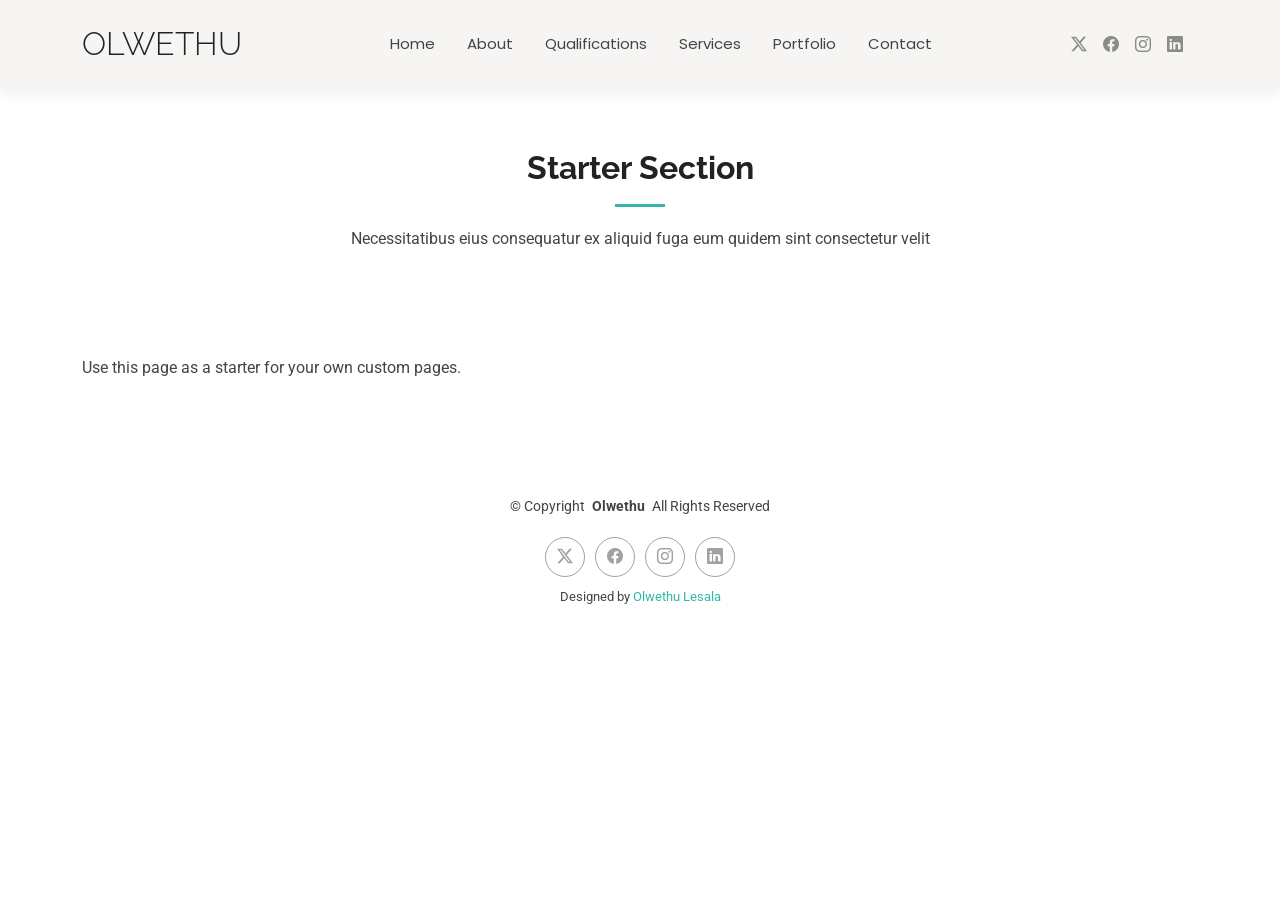
<file: starter-page.html>
<!DOCTYPE html>
<html lang="en">

<head>
  <meta charset="utf-8">
  <meta content="width=device-width, initial-scale=1.0" name="viewport">
  <title>Starter Page - Kelly Bootstrap Template</title>
  <meta name="description" content="">
  <meta name="keywords" content="">

  <!-- Favicons -->
  <link href="assets/img/favicon.png" rel="icon">
  <link href="assets/img/apple-touch-icon.png" rel="apple-touch-icon">

  <!-- Fonts -->
  <link href="https://fonts.googleapis.com" rel="preconnect">
  <link href="https://fonts.gstatic.com" rel="preconnect" crossorigin>
  <link href="https://fonts.googleapis.com/css2?family=Roboto:ital,wght@0,100;0,300;0,400;0,500;0,700;0,900;1,100;1,300;1,400;1,500;1,700;1,900&family=Poppins:ital,wght@0,100;0,200;0,300;0,400;0,500;0,600;0,700;0,800;0,900;1,100;1,200;1,300;1,400;1,500;1,600;1,700;1,800;1,900&family=Raleway:ital,wght@0,100;0,200;0,300;0,400;0,500;0,600;0,700;0,800;0,900;1,100;1,200;1,300;1,400;1,500;1,600;1,700;1,800;1,900&display=swap" rel="stylesheet">

  <!-- Vendor CSS Files -->
  <link href="assets/vendor/bootstrap/css/bootstrap.min.css" rel="stylesheet">
  <link href="assets/vendor/bootstrap-icons/bootstrap-icons.css" rel="stylesheet">
  <link href="assets/vendor/aos/aos.css" rel="stylesheet">
  <link href="assets/vendor/swiper/swiper-bundle.min.css" rel="stylesheet">
  <link href="assets/vendor/glightbox/css/glightbox.min.css" rel="stylesheet">

  <!-- Main CSS File -->
  <link href="assets/css/main.css" rel="stylesheet">

  <!-- =======================================================
  * Template Name: Kelly
  * Template URL: https://bootstrapmade.com/kelly-free-bootstrap-cv-resume-html-template/
  * Updated: Aug 07 2024 with Bootstrap v5.3.3
  * Author: BootstrapMade.com
  * License: https://bootstrapmade.com/license/
  ======================================================== -->
</head>

<body class="starter-page-page">

  <header id="header" class="header d-flex align-items-center light-background sticky-top">
    <div class="container position-relative d-flex align-items-center justify-content-between">

      <a href="index.html" class="logo d-flex align-items-center me-auto me-xl-0">
        <!-- Uncomment the line below if you also wish to use an image logo -->
        <!-- <img src="assets/img/logo.png" alt=""> -->
        <h1 class="sitename">Olwethu</h1>
      </a>

      <nav id="navmenu" class="navmenu">
        <ul>
          <li><a href="index.html">Home</a></li>
          <li><a href="about.html">About</a></li>
          <li><a href="qualifications.html">Qualifications</a></li>
          <li><a href="services.html">Services</a></li>
          <li><a href="portfolio.html">Portfolio</a></li>
          <li><a href="contact.html">Contact</a></li>
        </ul>
        <i class="mobile-nav-toggle d-xl-none bi bi-list"></i>
      </nav>

      <div class="header-social-links">
        <a href="#" class="twitter"><i class="bi bi-twitter-x"></i></a>
        <a href="#" class="facebook"><i class="bi bi-facebook"></i></a>
        <a href="#" class="instagram"><i class="bi bi-instagram"></i></a>
        <a href="#" class="linkedin"><i class="bi bi-linkedin"></i></a>
      </div>

    </div>
  </header>

  <main class="main">

    <!-- Starter Section Section -->
    <section id="starter-section" class="starter-section section">

      <!-- Section Title -->
      <div class="container section-title" data-aos="fade-up">
        <h2>Starter Section</h2>
        <p>Necessitatibus eius consequatur ex aliquid fuga eum quidem sint consectetur velit</p>
      </div><!-- End Section Title -->

      <div class="container" data-aos="fade-up">
        <p>Use this page as a starter for your own custom pages.</p>
      </div>

    </section><!-- /Starter Section Section -->

  </main>

  <footer id="footer" class="footer">

    <div class="container">
      <div class="copyright text-center ">
        <p>© <span>Copyright</span> <strong class="px-1 sitename">Olwethu</strong> <span>All Rights Reserved<br></span></p>
      </div>
      <div class="social-links d-flex justify-content-center">
        <a href=""><i class="bi bi-twitter-x"></i></a>
        <a href=""><i class="bi bi-facebook"></i></a>
        <a href=""><i class="bi bi-instagram"></i></a>
        <a href=""><i class="bi bi-linkedin"></i></a>
      </div>
      <div class="credits">
        <!-- All the links in the footer should remain intact. -->
        <!-- You can delete the links only if you've purchased the pro version. -->
        <!-- Licensing information: https://bootstrapmade.com/license/ -->
        <!-- Purchase the pro version with working PHP/AJAX contact form: [buy-url] -->
        Designed by <a href="#">Olwethu Lesala</a>
      </div>
    </div>

  </footer>

  <!-- Scroll Top -->
  <a href="#" id="scroll-top" class="scroll-top d-flex align-items-center justify-content-center"><i class="bi bi-arrow-up-short"></i></a>

  <!-- Preloader -->
  <div id="preloader"></div>

  <!-- Vendor JS Files -->
  <script src="assets/vendor/bootstrap/js/bootstrap.bundle.min.js"></script>
  <script src="assets/vendor/php-email-form/validate.js"></script>
  <script src="assets/vendor/aos/aos.js"></script>
  <script src="assets/vendor/waypoints/noframework.waypoints.js"></script>
  <script src="assets/vendor/purecounter/purecounter_vanilla.js"></script>
  <script src="assets/vendor/swiper/swiper-bundle.min.js"></script>
  <script src="assets/vendor/glightbox/js/glightbox.min.js"></script>
  <script src="assets/vendor/imagesloaded/imagesloaded.pkgd.min.js"></script>
  <script src="assets/vendor/isotope-layout/isotope.pkgd.min.js"></script>

  <!-- Main JS File -->
  <script src="assets/js/main.js"></script>

</body>

</html>
</file>
<file: assets/css/main.css>
/**
* Template Name: Kelly
* Template URL: https://bootstrapmade.com/kelly-free-bootstrap-cv-resume-html-template/
* Updated: Aug 07 2024 with Bootstrap v5.3.3
* Author: BootstrapMade.com
* License: https://bootstrapmade.com/license/
*/

/*--------------------------------------------------------------
# Font & Color Variables
# Help: https://bootstrapmade.com/color-system/
--------------------------------------------------------------*/
/* Fonts */
:root {
  --default-font: "Roboto",  system-ui, -apple-system, "Segoe UI", Roboto, "Helvetica Neue", Arial, "Noto Sans", "Liberation Sans", sans-serif, "Apple Color Emoji", "Segoe UI Emoji", "Segoe UI Symbol", "Noto Color Emoji";
  --heading-font: "Raleway",  sans-serif;
  --nav-font: "Poppins",  sans-serif;
}

/* Global Colors - The following color variables are used throughout the website. Updating them here will change the color scheme of the entire website */
:root { 
  --background-color: #ffffff; /* Background color for the entire website, including individual sections */
  --default-color: #444444; /* Default color used for the majority of the text content across the entire website */
  --heading-color: #222222; /* Color for headings, subheadings and title throughout the website */
  --accent-color: #34b7a7; /* Accent color that represents your brand on the website. It's used for buttons, links, and other elements that need to stand out */
  --surface-color: #ffffff; /* The surface color is used as a background of boxed elements within sections, such as cards, icon boxes, or other elements that require a visual separation from the global background. */
  --contrast-color: #ffffff; /* Contrast color for text, ensuring readability against backgrounds of accent, heading, or default colors. */
}

/* Nav Menu Colors - The following color variables are used specifically for the navigation menu. They are separate from the global colors to allow for more customization options */
:root {
  --nav-color: #444444;  /* The default color of the main navmenu links */
  --nav-hover-color: #34b7a7; /* Applied to main navmenu links when they are hovered over or active */
  --nav-mobile-background-color: #ffffff; /* Used as the background color for mobile navigation menu */
  --nav-dropdown-background-color: #ffffff; /* Used as the background color for dropdown items that appear when hovering over primary navigation items */
  --nav-dropdown-color: #444444; /* Used for navigation links of the dropdown items in the navigation menu. */
  --nav-dropdown-hover-color: #34b7a7; /* Similar to --nav-hover-color, this color is applied to dropdown navigation links when they are hovered over. */
}

/* Color Presets - These classes override global colors when applied to any section or element, providing reuse of the sam color scheme. */

.light-background {
  --background-color: #f6f5f3;
  --surface-color: #ffffff;
}

.dark-background {
  --background-color: #0d1117;
  --default-color: #d9e2ec;
  --heading-color: #f5f7fa;
  --accent-color: #4fd1c5;
  --surface-color: #161b22;
  --contrast-color: #f8fafc;
  --nav-color: #cbd5e1;
  --nav-hover-color: #4fd1c5;
  --nav-mobile-background-color: #111820;
  --nav-dropdown-background-color: #111820;
  --nav-dropdown-color: #cbd5e1;
  --nav-dropdown-hover-color: #4fd1c5;
}

:root {
  scroll-behavior: smooth;
}

/* Global theme transition */
* {
  transition: background-color 0.35s ease, color 0.35s ease, border-color 0.35s ease;
}


/*--------------------------------------------------------------
# General Styling & Shared Classes
--------------------------------------------------------------*/
body {
  color: var(--default-color);
  background-color: var(--background-color);
  font-family: var(--default-font);
}

a {
  color: var(--accent-color);
  text-decoration: none;
  transition: 0.3s;
}

a:hover {
  color: color-mix(in srgb, var(--accent-color), transparent 25%);
  text-decoration: none;
}

h1,
h2,
h3,
h4,
h5,
h6 {
  color: var(--heading-color);
  font-family: var(--heading-font);
}

/* PHP Email Form Messages
------------------------------*/
.php-email-form .error-message {
  display: none;
  background: #df1529;
  color: #ffffff;
  text-align: left;
  padding: 15px;
  margin-bottom: 24px;
  font-weight: 600;
}

.php-email-form .sent-message {
  display: none;
  color: #ffffff;
  background: #059652;
  text-align: center;
  padding: 15px;
  margin-bottom: 24px;
  font-weight: 600;
}

.php-email-form .loading {
  display: none;
  background: var(--surface-color);
  text-align: center;
  padding: 15px;
  margin-bottom: 24px;
}

.php-email-form .loading:before {
  content: "";
  display: inline-block;
  border-radius: 50%;
  width: 24px;
  height: 24px;
  margin: 0 10px -6px 0;
  border: 3px solid var(--accent-color);
  border-top-color: var(--surface-color);
  animation: php-email-form-loading 1s linear infinite;
}

@keyframes php-email-form-loading {
  0% {
    transform: rotate(0deg);
  }

  100% {
    transform: rotate(360deg);
  }
}

/*--------------------------------------------------------------
# Global Header
--------------------------------------------------------------*/
.header {
  color: var(--default-color);
  background-color: var(--background-color);
  padding: 18px 0;
  transition: all 0.5s;
  z-index: 997;
  box-shadow: 0px 0 18px rgba(0, 0, 0, 0.1);
}

.header .logo {
  line-height: 1;
}

.section-title {
  text-align: center;
  margin-bottom: 45px;
}

.section-title p.section-description {
  max-width: 680px;
  margin: 0 auto;
  color: var(--default-color);
  font-size: 1rem;
  line-height: 1.75;
}

.contact .info-wrap {
  background: var(--surface-color);
  padding: 30px;
  border-radius: 18px;
  box-shadow: 0 20px 40px rgba(11, 15, 21, 0.06);
}

.contact .info-wrap h3 {
  font-size: 1.7rem;
  margin-bottom: 12px;
}

.contact .info-wrap .info-description {
  margin-bottom: 24px;
  color: var(--default-color);
}

.contact .info-item {
  gap: 18px;
  align-items: flex-start;
  margin-bottom: 22px;
}

.contact .info-item i {
  font-size: 24px;
  min-width: 44px;
  min-height: 44px;
  color: var(--accent-color);
  display: inline-flex;
  align-items: center;
  justify-content: center;
  background-color: color-mix(in srgb, var(--accent-color), transparent 92%);
  border-radius: 14px;
}

.contact .info-item h3 {
  margin-bottom: 6px;
  font-size: 1.05rem;
}

.contact .contact-card {
  background: var(--surface-color);
  padding: 40px;
  border-radius: 18px;
  box-shadow: 0 24px 50px rgba(11, 15, 21, 0.08);
}

.contact .contact-card h3 {
  font-size: 1.9rem;
  margin-bottom: 18px;
}

.contact .contact-card p {
  margin-bottom: 28px;
  color: var(--default-color);
  line-height: 1.85;
  max-width: 620px;
}

.contact .contact-card .btn-email {
  padding: 16px 24px;
  border-radius: 999px;
  font-weight: 700;
  letter-spacing: 0.01em;
}

.contact .contact-card .btn-email i {
  margin-left: 8px;
}

@media (max-width: 991px) {
  .contact .contact-card {
    padding: 30px;
  }
}

@media (max-width: 991px) {
  .contact .info-wrap,
  .contact .php-email-form {
    padding: 24px;
  }
}

.header .logo h1 {
  font-size: 32px;
  margin: 0;
  font-weight: 300;
  text-transform: uppercase;
  color: var(--heading-color);
}

.header .header-social-links {
  padding-right: 15px;
  display: flex;
  align-items: center;
  gap: 10px;
}

.header .header-social-links a {
  color: color-mix(in srgb, var(--default-color), transparent 40%);
  padding-left: 6px;
  display: inline-flex;
  align-items: center;
  justify-content: center;
  transition: 0.3s;
  font-size: 16px;
}

.header .header-social-links a:hover {
  color: var(--accent-color);
}

.header .header-social-links a i {
  line-height: 0px;
}


@media (max-width: 1200px) {
  .header .logo {
    order: 1;
  }

  .header .header-social-links {
    order: 2;
  }

  .header .navmenu {
    order: 3;
  }
}

/*--------------------------------------------------------------
# Navigation Menu
--------------------------------------------------------------*/
/* Desktop Navigation */
@media (min-width: 1200px) {
  .navmenu {
    padding: 0;
  }

  .navmenu ul {
    margin: 0;
    padding: 0;
    display: flex;
    list-style: none;
    align-items: center;
  }

  .navmenu li {
    position: relative;
  }

  .navmenu>ul>li {
    white-space: nowrap;
    padding: 15px 14px;
  }

  .navmenu>ul>li:last-child {
    padding-right: 0;
  }

  .navmenu a,
  .navmenu a:focus {
    color: var(--nav-color);
    font-size: 15px;
    padding: 0 2px;
    font-family: var(--nav-font);
    font-weight: 400;
    display: flex;
    align-items: center;
    justify-content: space-between;
    white-space: nowrap;
    transition: 0.3s;
    position: relative;
  }

  .navmenu a i,
  .navmenu a:focus i {
    font-size: 12px;
    line-height: 0;
    margin-left: 5px;
    transition: 0.3s;
  }

  .navmenu>ul>li>a:before {
    content: "";
    position: absolute;
    height: 2px;
    bottom: -6px;
    left: 0;
    background-color: var(--nav-hover-color);
    visibility: hidden;
    width: 0px;
    transition: all 0.3s ease-in-out 0s;
  }

  .navmenu a:hover:before,
  .navmenu li:hover>a:before,
  .navmenu .active:before {
    visibility: visible;
    width: 25px;
  }

  .navmenu li:hover>a,
  .navmenu .active,
  .navmenu .active:focus {
    color: var(--nav-hover-color);
  }

  .navmenu .dropdown ul {
    margin: 0;
    padding: 10px 0;
    background: var(--nav-dropdown-background-color);
    display: block;
    position: absolute;
    visibility: hidden;
    left: 14px;
    top: 130%;
    opacity: 0;
    transition: 0.3s;
    border-radius: 4px;
    z-index: 99;
    box-shadow: 0px 0px 30px rgba(0, 0, 0, 0.1);
  }

  .navmenu .dropdown ul li {
    min-width: 200px;
  }

  .navmenu .dropdown ul a {
    padding: 10px 20px;
    font-size: 15px;
    text-transform: none;
    color: var(--nav-dropdown-color);
  }

  .navmenu .dropdown ul a i {
    font-size: 12px;
  }

  .navmenu .dropdown ul a:hover,
  .navmenu .dropdown ul .active:hover,
  .navmenu .dropdown ul li:hover>a {
    color: var(--nav-dropdown-hover-color);
  }

  .navmenu .dropdown:hover>ul {
    opacity: 1;
    top: 100%;
    visibility: visible;
  }

  .navmenu .dropdown .dropdown ul {
    top: 0;
    left: -90%;
    visibility: hidden;
  }

  .navmenu .dropdown .dropdown:hover>ul {
    opacity: 1;
    top: 0;
    left: -100%;
    visibility: visible;
  }
}

/* Mobile Navigation */
@media (max-width: 1199px) {
  .mobile-nav-toggle {
    color: var(--nav-color);
    font-size: 28px;
    line-height: 0;
    margin-right: 10px;
    cursor: pointer;
    transition: color 0.3s ease, transform 0.3s ease;
  }

  .mobile-nav-toggle:hover {
    color: var(--accent-color);
  }

  .mobile-nav-toggle.bi-x {
    transform: rotate(90deg);
  }

  .navmenu {
    padding: 0;
    z-index: 9997;
  }

  .navmenu ul {
    display: block;
    list-style: none;
    position: absolute;
    inset: 60px 20px 20px 20px;
    padding: 10px 0;
    margin: 0;
    border-radius: 16px;
    background-color: var(--nav-mobile-background-color);
    border: 1px solid color-mix(in srgb, var(--default-color), transparent 90%);
    box-shadow: 0 18px 45px rgba(0, 0, 0, 0.12);
    overflow-y: auto;
    opacity: 0;
    visibility: hidden;
    transform: translateY(-8px);
    pointer-events: none;
    transition: opacity 0.25s ease, transform 0.25s ease, visibility 0.25s ease;
    z-index: 9998;
  }

  .navmenu a,
  .navmenu a:focus {
    color: var(--nav-dropdown-color);
    padding: 10px 20px;
    font-family: var(--nav-font);
    font-size: 17px;
    font-weight: 500;
    display: flex;
    align-items: center;
    justify-content: space-between;
    white-space: nowrap;
    transition: 0.3s;
  }

  .navmenu a i,
  .navmenu a:focus i {
    font-size: 12px;
    line-height: 0;
    margin-left: 5px;
    width: 30px;
    height: 30px;
    display: flex;
    align-items: center;
    justify-content: center;
    border-radius: 50%;
    transition: 0.3s;
    background-color: color-mix(in srgb, var(--accent-color), transparent 90%);
  }

  .navmenu a i:hover,
  .navmenu a:focus i:hover {
    background-color: var(--accent-color);
    color: var(--contrast-color);
  }

  .navmenu a:hover,
  .navmenu .active,
  .navmenu .active:focus {
    color: var(--nav-dropdown-hover-color);
  }

  .navmenu .active i,
  .navmenu .active:focus i {
    background-color: var(--accent-color);
    color: var(--contrast-color);
    transform: rotate(180deg);
  }

  .navmenu .dropdown ul {
    position: static;
    display: none;
    z-index: 99;
    padding: 10px 0;
    margin: 10px 20px;
    background-color: var(--nav-dropdown-background-color);
    transition: all 0.5s ease-in-out;
  }

  .navmenu .dropdown ul ul {
    background-color: rgba(33, 37, 41, 0.1);
  }

  .navmenu .dropdown>.dropdown-active {
    display: block;
    background-color: rgba(33, 37, 41, 0.03);
  }

  .mobile-nav-active {
    overflow: hidden;
  }

  .mobile-nav-active .mobile-nav-toggle {
    color: #fff;
    position: absolute;
    font-size: 32px;
    top: 15px;
    right: 15px;
    margin-right: 0;
    z-index: 9999;
  }

  .mobile-nav-active .navmenu {
    position: fixed;
    overflow: hidden;
    inset: 0;
    background: rgba(33, 37, 41, 0.7);
    backdrop-filter: blur(2px);
    transition: 0.3s;
  }

  .mobile-nav-active .navmenu>ul {
    opacity: 1;
    visibility: visible;
    transform: translateY(0);
    pointer-events: auto;
  }
}

/*--------------------------------------------------------------
# Global Footer
--------------------------------------------------------------*/
.footer {
  color: var(--default-color);
  background-color: var(--background-color);
  font-size: 14px;
  padding: 40px 0;
  position: relative;
}

.footer .copyright p {
  margin-bottom: 0;
}

.footer .social-links {
  margin-top: 20px;
}

.footer .social-links a {
  display: flex;
  align-items: center;
  justify-content: center;
  width: 40px;
  height: 40px;
  border-radius: 50%;
  border: 1px solid color-mix(in srgb, var(--default-color), transparent 50%);
  font-size: 16px;
  color: color-mix(in srgb, var(--default-color), transparent 50%);
  margin: 0 5px;
  transition: 0.3s;
}

.footer .social-links a:hover {
  color: var(--accent-color);
  border-color: var(--accent-color);
}

.footer .credits {
  margin-top: 10px;
  font-size: 13px;
  text-align: center;
}

/*--------------------------------------------------------------
# Preloader
--------------------------------------------------------------*/
#preloader {
  position: fixed;
  inset: 0;
  z-index: 9999;
  overflow: hidden;
  background-color: var(--background-color);
  transition: all 0.6s ease-out;
  width: 100%;
  height: 100vh;
}

#preloader:before,
#preloader:after {
  content: "";
  position: absolute;
  border: 4px solid var(--accent-color);
  border-radius: 50%;
  animation: animate-preloader 2s cubic-bezier(0, 0.2, 0.8, 1) infinite;
}

#preloader:after {
  animation-delay: -0.5s;
}

@keyframes animate-preloader {
  0% {
    width: 10px;
    height: 10px;
    top: calc(50% - 5px);
    left: calc(50% - 5px);
    opacity: 1;
  }

  100% {
    width: 72px;
    height: 72px;
    top: calc(50% - 36px);
    left: calc(50% - 36px);
    opacity: 0;
  }
}

/*--------------------------------------------------------------
# Scroll Top Button
--------------------------------------------------------------*/
.scroll-top {
  position: fixed;
  visibility: hidden;
  opacity: 0;
  right: 15px;
  bottom: -15px;
  z-index: 99999;
  background-color: var(--accent-color);
  width: 44px;
  height: 44px;
  border-radius: 50px;
  transition: all 0.4s;
}

.scroll-top i {
  font-size: 24px;
  color: var(--contrast-color);
  line-height: 0;
}

.scroll-top:hover {
  background-color: color-mix(in srgb, var(--accent-color), transparent 20%);
  color: var(--contrast-color);
}

.scroll-top.active {
  visibility: visible;
  opacity: 1;
  bottom: 15px;
}

/*--------------------------------------------------------------
# Disable aos animation delay on mobile devices
--------------------------------------------------------------*/
@media screen and (max-width: 768px) {
  [data-aos-delay] {
    transition-delay: 0 !important;
  }
}

/*--------------------------------------------------------------
# Global Page Titles & Breadcrumbs
--------------------------------------------------------------*/
.page-title {
  color: var(--default-color);
  background-color: var(--background-color);
  padding: 25px 0;
  position: relative;
  border-bottom: 1px solid color-mix(in srgb, var(--default-color), transparent 85%);
}

.page-title h1 {
  font-size: 24px;
  font-weight: 400;
}

.page-title .breadcrumbs ol {
  display: flex;
  flex-wrap: wrap;
  list-style: none;
  padding: 0;
  margin: 0;
  font-size: 14px;
  font-weight: 400;
}

.page-title .breadcrumbs ol li+li {
  padding-left: 10px;
}

.page-title .breadcrumbs ol li+li::before {
  content: "/";
  display: inline-block;
  padding-right: 10px;
  color: color-mix(in srgb, var(--default-color), transparent 70%);
}

/*--------------------------------------------------------------
# Global Sections
--------------------------------------------------------------*/
section,
.section {
  color: var(--default-color);
  background-color: var(--background-color);
  padding: 60px 0;
  scroll-margin-top: 100px;
  overflow: clip;
}

@media (max-width: 1199px) {

  section,
  .section {
    scroll-margin-top: 66px;
  }
}

/*--------------------------------------------------------------
# Global Section Titles
--------------------------------------------------------------*/
.section-title {
  text-align: center;
  padding-bottom: 60px;
  position: relative;
}

.section-title h2 {
  font-size: 32px;
  font-weight: 700;
  margin-bottom: 20px;
  padding-bottom: 20px;
  position: relative;
}

.section-title h2:after {
  content: "";
  position: absolute;
  display: block;
  width: 50px;
  height: 3px;
  background: var(--accent-color);
  left: 0;
  right: 0;
  bottom: 0;
  margin: auto;
}

.section-title p {
  margin-bottom: 0;
}

/*--------------------------------------------------------------
# Hero Section
--------------------------------------------------------------*/
.hero {
  width: 100%;
  min-height: calc(100vh - 82px);
  position: relative;
  padding: 80px 0;
  display: flex;
  align-items: center;
  justify-content: center;
}

.hero::before {
  content: "";
  position: absolute;
  inset: 0;
  background: linear-gradient(90deg, rgba(2, 6, 23, 0.82) 0%, rgba(2, 6, 23, 0.58) 50%, rgba(2, 6, 23, 0.24) 100%);
  z-index: 2;
}

@media (max-width: 1200px) {
  .hero {
    min-height: calc(100vh - 68px);
  }
}

.hero img {
  position: absolute;
  inset: 0;
  display: block;
  width: 100%;
  height: 100%;
  object-fit: cover;
  z-index: 1;
}

.hero .container {
  position: relative;
  z-index: 3;
}

.hero-content {
  max-width: 640px;
}

.hero-badge {
  display: inline-flex;
  align-items: center;
  gap: 8px;
  padding: 8px 14px;
  border-radius: 999px;
  background: rgba(255, 255, 255, 0.16);
  color: #fff;
  font-size: 0.84rem;
  font-weight: 600;
  letter-spacing: 0.08em;
  text-transform: uppercase;
  margin-bottom: 18px;
}

.hero h2 {
  margin: 0;
  font-size: clamp(2.2rem, 4.2vw, 3.6rem);
  font-weight: 700;
  color: #fff;
  line-height: 1.2;
}

.hero p {
  margin: 14px 0 0 0;
  font-size: clamp(1.05rem, 2vw, 1.25rem);
  color: rgba(255, 255, 255, 0.92);
  line-height: 1.75;
}

.hero-actions {
  display: flex;
  flex-wrap: wrap;
  gap: 14px;
  margin-top: 30px;
  justify-content: flex-start;
}

.hero .btn-get-started {
  color: var(--contrast-color);
  background: var(--accent-color);
  font-family: var(--heading-font);
  text-transform: uppercase;
  font-weight: 600;
  font-size: 12px;
  letter-spacing: 1px;
  display: inline-block;
  padding: 12px 40px;
  border-radius: 50px;
  transition: 0.5s;
  margin-top: 0;
}

.hero .btn-get-started:hover {
  background: color-mix(in srgb, var(--accent-color) 90%, white 20%);
}

.hero-secondary {
  display: inline-flex;
  align-items: center;
  justify-content: center;
  padding: 12px 28px;
  border: 1px solid rgba(255, 255, 255, 0.8);
  border-radius: 50px;
  color: #fff;
  font-weight: 600;
}

.hero-secondary:hover {
  background: rgba(255, 255, 255, 0.14);
  color: #fff;
}

.hero-highlights {
  list-style: none;
  padding: 0;
  margin: 24px 0 0;
  display: flex;
  flex-wrap: wrap;
  gap: 12px 18px;
  color: #fff;
}

.hero-highlights li {
  display: flex;
  align-items: center;
  gap: 8px;
  font-size: 0.95rem;
}

.hero-portrait {
  background: rgba(255, 255, 255, 0.14);
  border: 1px solid rgba(255, 255, 255, 0.2);
  border-radius: 24px;
  padding: 16px;
  backdrop-filter: blur(10px);
  box-shadow: 0 20px 40px rgba(0, 0, 0, 0.2);
}

.hero-portrait img {
  width: 100%;
  aspect-ratio: 4 / 5;
  object-fit: cover;
  border-radius: 16px;
}

@media (max-width: 768px) {
  .hero {
    padding: 60px 0;
  }

  .hero-content {
    text-align: center;
  }

  .hero-actions {
    justify-content: center;
  }

  .hero-highlights {
    justify-content: center;
  }

  .hero-portrait {
    max-width: 320px;
    margin: 0 auto;
  }
}

/*--------------------------------------------------------------
# About Section - Enhanced
--------------------------------------------------------------*/

/* Profile Card */
.about .profile-card {
  position: relative;
  border-radius: 15px;
  overflow: hidden;
  box-shadow: 0px 8px 30px rgba(0, 0, 0, 0.1);
  transition: all 0.4s ease;
  display: flex;
  justify-content: center;
  align-items: center;
}

.about .profile-card:hover {
  transform: translateY(-10px);
  box-shadow: 0px 12px 40px rgba(52, 183, 167, 0.2);
}

.about .profile-image {
  width: 100%;
  height: auto;
  display: block;
  border-radius: 15px;
  transition: transform 0.4s ease;
}

.about .profile-card:hover .profile-image {
  transform: scale(1.05);
}

/* Enhanced Content */
.about .content h2 {
  font-weight: 700;
  font-size: 28px;
  margin-bottom: 15px;
  background: linear-gradient(135deg, var(--heading-color), color-mix(in srgb, var(--accent-color), var(--heading-color)));
  -webkit-background-clip: text;
  -webkit-text-fill-color: transparent;
  background-clip: text;
}

.about .bio-text {
  font-size: 16px;
  line-height: 1.8;
  color: color-mix(in srgb, var(--default-color), transparent 10%);
  border-left: 4px solid var(--accent-color);
  padding-left: 20px;
  margin-left: 0;
}

.about-story {
  display: grid;
  grid-template-columns: repeat(2, minmax(0, 1fr));
  gap: 16px;
  margin: 24px 0 18px;
}

.about-highlight-card {
  background: var(--surface-color);
  border: 1px solid rgba(0, 0, 0, 0.06);
  border-radius: 16px;
  padding: 20px;
  box-shadow: 0 10px 25px rgba(0, 0, 0, 0.05);
}

.about-highlight-card h3 {
  font-size: 1.05rem;
  margin-bottom: 8px;
}

.about-highlight-card p {
  margin-bottom: 0;
  line-height: 1.7;
  color: color-mix(in srgb, var(--default-color), transparent 10%);
}

.about-quote {
  margin: 20px 0 0;
  padding: 18px 22px;
  border-left: 4px solid var(--accent-color);
  background: color-mix(in srgb, var(--accent-color), transparent 92%);
  border-radius: 12px;
}

.about-quote p {
  margin: 0 0 8px;
  font-weight: 600;
  color: var(--heading-color);
}

.about-quote span {
  font-size: 0.95rem;
  color: var(--default-color);
}

/* Information Section */
.about .info-section {
  margin: 30px 0;
}

.about .info-list {
  list-style: none;
  padding: 0;
  margin: 0;
}

.about .info-item {
  margin-bottom: 18px;
  display: flex;
  align-items: center;
  padding: 12px 15px;
  border-radius: 8px;
  transition: all 0.3s ease;
  background-color: color-mix(in srgb, var(--accent-color), transparent 96%);
}

.about .info-item:hover {
  background-color: color-mix(in srgb, var(--accent-color), transparent 90%);
  transform: translateX(5px);
}

.about .info-item i {
  font-size: 18px;
  color: var(--accent-color);
  margin-right: 12px;
  line-height: 0;
  width: 20px;
  height: 20px;
  display: flex;
  align-items: center;
  justify-content: center;
}

.about .info-item strong {
  color: var(--heading-color);
  margin-right: 8px;
  font-weight: 600;
}

.about .info-item span {
  color: color-mix(in srgb, var(--default-color), transparent 15%);
  font-weight: 500;
}

/* Description Text */
.about .description-text {
  line-height: 1.8;
  color: color-mix(in srgb, var(--default-color), transparent 20%);
  font-size: 15px;
  padding: 20px;
  background-color: color-mix(in srgb, var(--background-color), var(--surface-color));
  border-radius: 8px;
  border-left: 4px solid var(--accent-color);
}

@media (max-width: 768px) {
  .about .content h2 {
    font-size: 24px;
  }

  .about .profile-card {
    margin-bottom: 30px;
  }

  .about .bio-text {
    font-size: 15px;
  }

  .about .info-item {
    margin-bottom: 15px;
    padding: 10px 12px;
  }
}

/*--------------------------------------------------------------
# Skills Section - Enhanced
--------------------------------------------------------------*/

.skills section {
  background: linear-gradient(135deg, var(--background-color) 0%, color-mix(in srgb, var(--accent-color), transparent 98%) 100%);
}

.skills .progress {
  height: 65px;
  display: block;
  background: none;
  border-radius: 10px;
  padding: 15px;
  margin-bottom: 5px;
  border: 1px solid color-mix(in srgb, var(--accent-color), transparent 80%);
  transition: all 0.3s ease;
}

.skills .progress:hover {
  border-color: var(--accent-color);
  background-color: color-mix(in srgb, var(--accent-color), transparent 95%);
  transform: translateX(5px);
}

.skill-progress {
  position: relative;
  overflow: hidden;
}

.skills .progress .skill {
  color: var(--heading-color);
  padding: 0;
  margin: 0 0 8px 0;
  text-transform: uppercase;
  display: block;
  font-weight: 600;
  font-family: var(--heading-font);
  font-size: 13px;
  letter-spacing: 0.5px;
}

.skills .progress .skill span {
  display: inline-block;
}

.skills .progress .skill .val {
  float: right;
  font-style: normal;
  color: var(--accent-color);
  font-weight: 700;
}

.skills .progress-bar-wrap {
  background: color-mix(in srgb, var(--default-color), transparent 90%);
  height: 12px;
  border-radius: 10px;
  overflow: hidden;
  position: relative;
}

.skills .progress-bar {
  height: 12px;
  transition: width 1.2s ease-out;
  background: linear-gradient(90deg, var(--accent-color), color-mix(in srgb, var(--accent-color), white 20%));
  border-radius: 10px;
  box-shadow: 0px 0px 10px rgba(52, 183, 167, 0.3);
  position: relative;
}

.skills .progress-bar::after {
  content: "";
  position: absolute;
  top: 0;
  left: 0;
  right: 0;
  bottom: 0;
  background: linear-gradient(90deg, transparent, rgba(255, 255, 255, 0.3), transparent);
  animation: shimmer 2s infinite;
}

@keyframes shimmer {
  0% {
    transform: translateX(-100%);
  }
  100% {
    transform: translateX(100%);
  }
}

@media (max-width: 768px) {
  .skills .progress {
    height: auto;
    padding: 12px;
    margin-bottom: 15px;
  }

  .skills .progress .skill {
    font-size: 12px;
  }

  .skills .progress-bar-wrap {
    height: 10px;
  }

  .skills .progress-bar {
    height: 10px;
  }
}

/*--------------------------------------------------------------
# Stats Section
--------------------------------------------------------------*/
.stats .stats-item {
  padding: 30px;
  width: 100%;
}

.stats .stats-item span {
  color: var(--heading-color);
  font-size: 48px;
  display: block;
  font-weight: 700;
  margin-bottom: 20px;
  padding-bottom: 20px;
  position: relative;
}

.stats .stats-item span:after {
  content: "";
  position: absolute;
  display: block;
  width: 25px;
  height: 3px;
  background: var(--accent-color);
  left: 0;
  right: 0;
  bottom: 0;
  margin: auto;
}

.stats .stats-item p {
  color: color-mix(in srgb, var(--default-color), transparent 40%);
  padding: 0;
  margin: 0;
  font-family: var(--heading-font);
  font-weight: 500;
}

/*--------------------------------------------------------------
# Testimonials Section - Enhanced
--------------------------------------------------------------*/
.testimonials {
  background: linear-gradient(135deg, color-mix(in srgb, var(--accent-color), transparent 98%) 0%, var(--background-color) 100%);
}

.testimonials .section-header {
  margin-bottom: 40px;
}

.testimonials .testimonials-carousel,
.testimonials .testimonials-slider {
  overflow: hidden;
}

.testimonials .testimonial-item {
  text-align: center;
  background-color: var(--surface-color);
  padding: 40px 30px;
  border-radius: 12px;
  box-shadow: 0px 5px 25px rgba(0, 0, 0, 0.08);
  transition: all 0.4s ease;
  border: 1px solid color-mix(in srgb, var(--accent-color), transparent 85%);
}

.testimonials .testimonial-item:hover {
  transform: translateY(-10px);
  box-shadow: 0px 15px 40px rgba(52, 183, 167, 0.15);
  border-color: var(--accent-color);
}

.testimonials .testimonial-item .testimonial-img {
  width: 120px;
  height: 120px;
  border-radius: 50%;
  border: 4px solid var(--accent-color);
  margin: 0 auto 20px;
  object-fit: cover;
  transition: all 0.3s ease;
}

.testimonials .testimonial-item:hover .testimonial-img {
  box-shadow: 0px 0px 20px rgba(52, 183, 167, 0.3);
  transform: scale(1.08);
}

.testimonials .testimonial-item h3 {
  font-size: 20px;
  font-weight: bold;
  margin: 15px 0 5px 0;
  color: var(--heading-color);
}

.testimonials .testimonial-item h4 {
  font-size: 14px;
  color: color-mix(in srgb, var(--default-color), transparent 35%);
  margin: 0 0 15px 0;
  font-style: italic;
}

.testimonials .testimonial-item .stars {
  margin-bottom: 15px;
  letter-spacing: 2px;
}

.testimonials .testimonial-item .stars i {
  color: #ffc107;
  margin: 0 2px;
  font-size: 16px;
  transition: all 0.2s ease;
}

.testimonials .testimonial-item .stars i:hover {
  transform: scale(1.2) rotate(10deg);
}

.testimonials .testimonial-item .quote-icon-left,
.testimonials .testimonial-item .quote-icon-right {
  color: color-mix(in srgb, var(--accent-color), transparent 40%);
  font-size: 28px;
  line-height: 0;
  transition: color 0.3s ease;
}

.testimonials .testimonial-item:hover .quote-icon-left,
.testimonials .testimonial-item:hover .quote-icon-right {
  color: var(--accent-color);
}

.testimonials .testimonial-item .quote-icon-left {
  display: inline-block;
  left: -5px;
  position: relative;
  margin-right: 5px;
}

.testimonials .testimonial-item .quote-icon-right {
  display: inline-block;
  right: -5px;
  position: relative;
  top: 10px;
  transform: scale(-1, -1);
  margin-left: 5px;
}

.testimonials .testimonial-item p {
  font-style: italic;
  margin: 15px auto;
  line-height: 1.8;
  color: color-mix(in srgb, var(--default-color), transparent 20%);
  font-size: 15px;
}

.testimonials .swiper-wrapper {
  height: auto;
}

.testimonials .swiper-pagination {
  margin-top: 30px;
  position: relative;
}

.testimonials .swiper-pagination .swiper-pagination-bullet {
  width: 12px;
  height: 12px;
  opacity: 1;
  background-color: color-mix(in srgb, var(--default-color), transparent 85%);
  transition: all 0.3s ease;
  margin: 0 6px;
}

.testimonials .swiper-pagination .swiper-pagination-bullet:hover {
  background-color: color-mix(in srgb, var(--accent-color), transparent 20%);
}

.testimonials .swiper-pagination .swiper-pagination-bullet-active {
  background-color: var(--accent-color);
  transform: scale(1.2);
}

@media (min-width: 992px) {
  .testimonials .testimonial-item p {
    width: 90%;
    margin-left: auto;
    margin-right: auto;
  }
}

@media (max-width: 768px) {
  .testimonials .testimonial-item {
    padding: 30px 20px;
  }

  .testimonials .testimonial-item .testimonial-img {
    width: 100px;
    height: 100px;
    border-width: 3px;
  }

  .testimonials .testimonial-item h3 {
    font-size: 18px;
  }

  .testimonials .testimonial-item p {
    font-size: 14px;
  }
}

/*--------------------------------------------------------------
# Qualification / Resume Page Styles
--------------------------------------------------------------*/

.resume-sidebar {
  position: relative;
}

.profile-photo-container {
  margin-bottom: 2rem;
}

.resume-sidebar .profile-photo {
  width: 100%;
  max-width: 280px;
  height: 280px;
  object-fit: cover;
  box-shadow: 0 0 30px rgba(19, 135, 193, 0.6),
              0 0 50px rgba(19, 135, 193, 0.3),
              inset 0 0 30px rgba(19, 135, 193, 0.2),
              0 10px 30px rgba(0, 0, 0, 0.6);
  border: 3px solid #1387c1;
  margin: 0 auto;
  display: block;
}

.resume-section {
  margin-bottom: 2.5rem;
  padding-bottom: 2rem;
  border-bottom: 1px solid rgba(19, 135, 193, 0.2);
}

.resume-section:last-child {
  border-bottom: none;
}

.section-heading {
  font-size: 1.3rem;
  font-weight: 700;
  color: var(--heading-color);
  margin-bottom: 1.2rem;
  padding-bottom: 0.8rem;
  border-bottom: 2px solid var(--accent-color);
  display: inline-block;
}

.summary-text {
  font-size: 0.95rem;
  line-height: 1.6;
  color: var(--default-color);
  margin: 0;
}

.skill-item {
  margin-bottom: 1.5rem;
}

.skill-label {
  display: flex;
  justify-content: space-between;
  align-items: center;
  margin-bottom: 0.5rem;
}

.skill-label span:first-child {
  font-size: 0.95rem;
  font-weight: 600;
  color: var(--heading-color);
}

.skill-label .percentage {
  font-size: 0.85rem;
  font-weight: 700;
  color: var(--accent-color);
}

.progress-bar-container {
  height: 6px;
  background-color: rgba(19, 135, 193, 0.15);
  border-radius: 3px;
  overflow: hidden;
  box-shadow: inset 0 1px 3px rgba(0, 0, 0, 0.3);
}

.progress-bar-container .progress-bar {
  height: 100%;
  background: linear-gradient(90deg, var(--accent-color), #1aa3e8);
  border-radius: 3px;
  transition: width 1.5s ease;
  box-shadow: 0 0 10px rgba(19, 135, 193, 0.5);
}

.main-heading {
  font-size: 1.5rem;
  font-weight: 700;
  color: var(--heading-color);
  margin-bottom: 1.5rem;
  display: flex;
  align-items: center;
  gap: 0.8rem;
  padding-bottom: 0.8rem;
  border-bottom: 2px solid var(--accent-color);
}

.main-heading i {
  color: var(--accent-color);
  font-size: 1.8rem;
}

.experience-item,
.education-item,
.certification-item {
  margin-bottom: 2rem;
  padding-bottom: 1.5rem;
  border-left: 3px solid var(--accent-color);
  padding-left: 1.5rem;
  position: relative;
}

.experience-item::before,
.education-item::before,
.certification-item::before {
  content: "";
  position: absolute;
  left: -8px;
  top: 6px;
  width: 12px;
  height: 12px;
  background: var(--accent-color);
  border-radius: 50%;
  box-shadow: 0 0 8px rgba(19, 135, 193, 0.6);
}

.experience-header,
.education-header,
.cert-header {
  display: flex;
  justify-content: space-between;
  align-items: center;
  flex-wrap: wrap;
  gap: 1rem;
  margin-bottom: 0.5rem;
}

.experience-header h3,
.education-header h3,
.cert-header h3 {
  font-size: 1.15rem;
  font-weight: 700;
  color: var(--heading-color);
  margin: 0;
}

.date-badge {
  display: inline-block;
  background: rgba(19, 135, 193, 0.15);
  color: var(--accent-color);
  padding: 0.35rem 0.75rem;
  border-radius: 20px;
  font-size: 0.85rem;
  font-weight: 600;
  white-space: nowrap;
}

.company,
.institution {
  font-size: 0.95rem;
  color: color-mix(in srgb, var(--default-color), transparent 20%);
  margin: 0.5rem 0;
}

.company strong,
.institution strong {
  color: var(--default-color);
}

.education-description {
  font-size: 0.95rem;
  color: var(--default-color);
  margin-top: 0.5rem;
}

.experience-list {
  list-style: none;
  padding: 0;
  margin: 0.8rem 0 0 0;
}

.experience-list li {
  padding-left: 1.2rem;
  margin-bottom: 0.7rem;
  color: var(--default-color);
  font-size: 0.95rem;
  position: relative;
  line-height: 1.5;
}

.experience-list li::before {
  content: "→";
  position: absolute;
  left: 0;
  color: var(--accent-color);
  font-weight: bold;
}

@media (max-width: 1024px) {
  .resume-sidebar {
    margin-bottom: 2rem;
  }

  .profile-photo-container {
    text-align: center;
  }
}

@media (max-width: 767.98px) {
  .section-heading {
    font-size: 1.15rem;
  }

  .main-heading {
    font-size: 1.3rem;
  }

  .experience-header,
  .education-header,
  .cert-header {
    flex-direction: column;
    align-items: flex-start;
  }

  .date-badge {
    align-self: flex-start;
  }
}


/*--------------------------------------------------------------
# Resume Section
--------------------------------------------------------------*/
.resume .resume-title {
  color: var(--heading-color);
  font-size: 26px;
  font-weight: 700;
  margin-top: 20px;
  margin-bottom: 20px;
}

.resume .resume-item {
  padding: 0 0 20px 20px;
  margin-top: -2px;
  border-left: 2px solid var(--accent-color);
  position: relative;
}

.resume .resume-item h4 {
  line-height: 18px;
  font-size: 18px;
  font-weight: 600;
  text-transform: uppercase;
  color: color-mix(in srgb, var(--default-color), transparent 20%);
  margin-bottom: 10px;
}

.resume .resume-item h5 {
  font-size: 16px;
  padding: 5px 15px;
  display: inline-block;
  font-weight: 600;
  margin-bottom: 10px;
}

.resume .resume-item ul {
  padding-left: 20px;
}

.resume .resume-item ul li {
  padding-bottom: 10px;
}

.resume .resume-item:last-child {
  padding-bottom: 0;
}

.resume .resume-item::before {
  content: "";
  position: absolute;
  width: 16px;
  height: 16px;
  border-radius: 50px;
  left: -9px;
  top: 0;
  background: var(--background-color);
  border: 2px solid var(--accent-color);
}

/*--------------------------------------------------------------
# Services Section
--------------------------------------------------------------*/
.services .service-item {
  display: flex;
  background-color: var(--surface-color);
  border-radius: 12px;
  padding: 2rem;
  height: 100%;
  position: relative;
  overflow: hidden;
  box-shadow: 0 5px 20px rgba(0, 0, 0, 0.03);
  transition: all 0.4s ease;
}

.services .service-item::before {
  content: "";
  position: absolute;
  left: 0;
  top: 0;
  height: 100%;
  width: 4px;
  background-color: var(--accent-color);
  transform: scaleY(0);
  transform-origin: bottom;
  transition: transform 0.4s cubic-bezier(0.65, 0, 0.35, 1);
}

.services .service-item:hover {
  box-shadow: 0 10px 30px rgba(0, 0, 0, 0.08);
  transform: translateY(-5px);
}

.services .service-item:hover::before {
  transform: scaleY(1);
}

.services .service-item:hover .service-icon {
  background-color: var(--accent-color);
  color: var(--contrast-color);
  transform: rotateY(180deg);
}

.services .service-item:hover .service-icon i {
  transform: rotateY(180deg);
}

.services .service-item:hover .service-link i {
  transform: translateX(5px);
}

.services .service-icon {
  flex-shrink: 0;
  width: 70px;
  height: 70px;
  border-radius: 12px;
  background-color: color-mix(in srgb, var(--accent-color), transparent 90%);
  color: var(--accent-color);
  display: flex;
  align-items: center;
  justify-content: center;
  margin-right: 1.5rem;
  transition: all 0.5s ease;
}

.services .service-icon i {
  font-size: 2rem;
  transition: transform 0.5s ease;
}

.services .service-content {
  flex-grow: 1;
}

.services .service-content h3 {
  font-size: 1.4rem;
  margin-bottom: 1rem;
  font-weight: 700;
  color: var(--heading-color);
}

.services .service-content p {
  margin-bottom: 1.25rem;
  color: color-mix(in srgb, var(--default-color), transparent 20%);
}

.services .service-link {
  display: inline-flex;
  align-items: center;
  color: var(--accent-color);
  font-weight: 600;
  text-decoration: none;
  transition: color 0.3s ease;
}

.services .service-link span {
  margin-right: 0.5rem;
}

.services .service-link i {
  transition: transform 0.3s ease;
}

.services .service-link:hover {
  color: color-mix(in srgb, var(--accent-color), transparent 25%);
}

@media (max-width: 767.98px) {
  .services .service-item {
    padding: 1.5rem;
    margin-bottom: 1rem;
  }

  .services .service-icon {
    width: 60px;
    height: 60px;
    margin-right: 1rem;
  }

  .services .service-icon i {
    font-size: 1.5rem;
  }

  .services .service-content h3 {
    font-size: 1.2rem;
    margin-bottom: 0.75rem;
  }

  .services .service-content p {
    margin-bottom: 1rem;
    font-size: 0.95rem;
  }
}

@media (max-width: 575.98px) {
  .services .service-item {
    flex-direction: column;
    text-align: center;
  }

  .services .service-item::before {
    width: 100%;
    height: 4px;
    transform: scaleX(0);
    transform-origin: left;
  }

  .services .service-item:hover::before {
    transform: scaleX(1);
  }

  .services .service-icon {
    margin-right: 0;
    margin-bottom: 1.25rem;
  }

  .services .service-link {
    justify-content: center;
  }
}

/*--------------------------------------------------------------
# Service Details Section
--------------------------------------------------------------*/

/*--------------------------------------------------------------
# Portfolio Section
--------------------------------------------------------------*/
.portfolio .portfolio-filters {
  padding: 0;
  margin: 0 auto 20px auto;
  list-style: none;
  text-align: center;
}

.portfolio .portfolio-filters li {
  cursor: pointer;
  display: inline-block;
  padding: 8px 20px 10px 20px;
  margin: 0;
  font-size: 15px;
  font-weight: 500;
  line-height: 1;
  margin-bottom: 5px;
  border-radius: 50px;
  transition: all 0.3s ease-in-out;
  font-family: var(--heading-font);
}

.portfolio .portfolio-filters li:hover,
.portfolio .portfolio-filters li.filter-active {
  color: var(--contrast-color);
  background-color: var(--accent-color);
}

.portfolio .portfolio-filters li:first-child {
  margin-left: 0;
}

.portfolio .portfolio-filters li:last-child {
  margin-right: 0;
}

@media (max-width: 575px) {
  .portfolio .portfolio-filters li {
    font-size: 14px;
    margin: 0 0 10px 0;
  }
}

.portfolio .portfolio-item {
  position: relative;
  overflow: hidden;
}

.portfolio .portfolio-item .portfolio-info {
  opacity: 0;
  position: absolute;
  left: 12px;
  right: 12px;
  bottom: -100%;
  z-index: 3;
  transition: all ease-in-out 0.5s;
  background: color-mix(in srgb, var(--surface-color), transparent 10%);
  padding: 15px;
}

.portfolio .portfolio-item .portfolio-info h4 {
  font-size: 18px;
  font-weight: 600;
  padding-right: 50px;
}

.portfolio .portfolio-item .portfolio-info p {
  color: color-mix(in srgb, var(--default-color), transparent 30%);
  font-size: 14px;
  margin-bottom: 0;
  padding-right: 50px;
}

.portfolio .portfolio-item .portfolio-info .preview-link,
.portfolio .portfolio-item .portfolio-info .details-link {
  position: absolute;
  right: 50px;
  font-size: 24px;
  top: calc(50% - 14px);
  color: color-mix(in srgb, var(--default-color), transparent 30%);
  transition: 0.3s;
  line-height: 0;
}

.portfolio .portfolio-item .portfolio-info .preview-link:hover,
.portfolio .portfolio-item .portfolio-info .details-link:hover {
  color: var(--accent-color);
}

.portfolio .portfolio-item .portfolio-info .details-link {
  right: 14px;
  font-size: 28px;
}

.portfolio .portfolio-item:hover .portfolio-info {
  opacity: 1;
  bottom: 0;
}

/*--------------------------------------------------------------
# Portfolio Details Section
--------------------------------------------------------------*/
.portfolio-details .portfolio-details-slider img {
  width: 100%;
}

.portfolio-details .portfolio-details-slider .swiper-pagination {
  margin-top: 20px;
  position: relative;
}

.portfolio-details .portfolio-details-slider .swiper-pagination .swiper-pagination-bullet {
  width: 12px;
  height: 12px;
  background-color: color-mix(in srgb, var(--default-color), transparent 85%);
  opacity: 1;
}

.portfolio-details .portfolio-details-slider .swiper-pagination .swiper-pagination-bullet-active {
  background-color: var(--accent-color);
}

.portfolio-details .portfolio-info {
  background-color: var(--surface-color);
  padding: 30px;
  box-shadow: 0px 0 30px rgba(0, 0, 0, 0.1);
}

.portfolio-details .portfolio-info h3 {
  font-size: 22px;
  font-weight: 700;
  margin-bottom: 20px;
  padding-bottom: 20px;
  border-bottom: 1px solid color-mix(in srgb, var(--default-color), transparent 85%);
}

.portfolio-details .portfolio-info ul {
  list-style: none;
  padding: 0;
  font-size: 15px;
}

.portfolio-details .portfolio-info ul li+li {
  margin-top: 10px;
}

.portfolio-details .portfolio-description {
  padding-top: 30px;
}

.portfolio-details .portfolio-description h2 {
  font-size: 26px;
  font-weight: 700;
  margin-bottom: 20px;
}

.portfolio-details .portfolio-description p {
  padding: 0;
  color: color-mix(in srgb, var(--default-color), transparent 30%);
}

/*--------------------------------------------------------------
# Contact Section
--------------------------------------------------------------*/
/*--------------------------------------------------------------
# Service Cards Section
--------------------------------------------------------------*/
.service-card {
  background-color: var(--surface-color);
  border: 1px solid color-mix(in srgb, var(--accent-color), transparent 85%);
  border-radius: 12px;
  padding: 40px 30px;
  text-align: center;
  transition: all 0.4s ease;
  height: 100%;
  box-shadow: 0px 4px 20px rgba(0, 0, 0, 0.08);
}

.service-card:hover {
  transform: translateY(-10px);
  border-color: var(--accent-color);
  box-shadow: 0px 12px 40px rgba(52, 183, 167, 0.2);
}

.service-card .card-icon {
  width: 80px;
  height: 80px;
  margin: 0 auto 25px;
  display: flex;
  align-items: center;
  justify-content: center;
  background: linear-gradient(135deg, color-mix(in srgb, var(--accent-color), transparent 90%), color-mix(in srgb, var(--accent-color), transparent 95%));
  border-radius: 50%;
  transition: all 0.4s ease;
  font-size: 32px;
  color: var(--accent-color);
}

.service-card:hover .card-icon {
  background: linear-gradient(135deg, var(--accent-color), color-mix(in srgb, var(--accent-color), white 10%));
  color: white;
  transform: scale(1.1);
  box-shadow: 0px 8px 25px rgba(52, 183, 167, 0.3);
}

.service-card h3 {
  font-size: 22px;
  font-weight: 700;
  margin-bottom: 15px;
  color: var(--heading-color);
  transition: color 0.3s ease;
}

.service-card:hover h3 {
  color: var(--accent-color);
}

.service-card p {
  font-size: 15px;
  color: color-mix(in srgb, var(--default-color), transparent 25%);
  line-height: 1.6;
  margin-bottom: 0;
}

@media (max-width: 768px) {
  .about-story {
    grid-template-columns: 1fr;
  }

  .service-card {
    padding: 30px 20px;
    margin-bottom: 20px;
  }

  .service-card .card-icon {
    width: 70px;
    height: 70px;
    font-size: 28px;
    margin-bottom: 20px;
  }

  .service-card h3 {
    font-size: 20px;
  }

  .service-card p {
    font-size: 14px;
  }
}

/*--------------------------------------------------------------
# Portfolio - Project Cards
--------------------------------------------------------------*/
.project-card {
  background: #fff;
  border-radius: 12px;
  overflow: hidden;
  box-shadow: 0 4px 15px rgba(0, 0, 0, 0.1);
  transition: all 0.3s ease;
  height: 100%;
  display: flex;
  flex-direction: column;
}

.project-card:hover {
  box-shadow: 0 8px 30px rgba(212, 33, 15, 0.15);
  transform: translateY(-5px);
}

.bay-breeze-card {
  border-top: 4px solid #D4210F;
}

.project-image {
  position: relative;
  overflow: hidden;
  height: 280px;
  background: #f5f5f5;
}

.project-image img {
  width: 100%;
  height: 100%;
  object-fit: cover;
  transition: transform 0.3s ease;
}

.project-card:hover .project-image img {
  transform: scale(1.05);
}

.project-overlay {
  position: absolute;
  top: 0;
  left: 0;
  right: 0;
  bottom: 0;
  background: rgba(0, 0, 0, 0.7);
  display: flex;
  align-items: center;
  justify-content: center;
  opacity: 0;
  transition: opacity 0.3s ease;
}

.project-card:hover .project-overlay {
  opacity: 1;
}

.btn-details {
  background: #D4210F;
  color: #fff;
  border: none;
  padding: 10px 25px;
  border-radius: 6px;
  font-weight: 600;
  font-size: 14px;
  transition: all 0.3s ease;
}

.btn-details:hover {
  background: #b71909;
  transform: scale(1.05);
  color: #fff;
}

.project-content {
  padding: 25px;
  flex-grow: 1;
  display: flex;
  flex-direction: column;
}

.project-badge {
  display: inline-block;
  background: #FFC107;
  color: #000;
  padding: 6px 12px;
  border-radius: 20px;
  font-size: 12px;
  font-weight: 600;
  margin-bottom: 12px;
  width: fit-content;
}

.project-content h3 {
  color: #222222;
  margin-bottom: 12px;
  font-size: 22px;
  font-weight: 700;
}

.project-content p {
  color: #666;
  font-size: 14px;
  line-height: 1.6;
  margin-bottom: 14px;
}

.project-detail-list {
  padding-left: 18px;
  margin: 0 0 16px;
  color: #555;
  display: grid;
  gap: 8px;
  font-size: 0.95rem;
  line-height: 1.6;
}

.project-detail-list li {
  margin: 0;
}

.tech-stack {
  display: flex;
  flex-wrap: wrap;
  gap: 8px;
  margin-top: auto;
}

.tech-tag {
  background: #f0f0f0;
  color: #D4210F;
  padding: 6px 12px;
  border-radius: 6px;
  font-size: 12px;
  font-weight: 600;
  border: 1px solid #e0e0e0;
}

.project-cta {
  display: flex;
  flex-wrap: wrap;
  gap: 10px;
  margin-top: 16px;
}

.project-cta .btn {
  margin: 0;
}

.project-cta .btn-outline-dark {
  border-color: #1f2937;
  color: #1f2937;
}

.project-cta .btn-outline-dark:hover {
  background: #1f2937;
  color: #fff;
}

/* Modal Styles */
.bay-breeze-header {
  background: linear-gradient(135deg, #D4210F 0%, #b71909 100%);
  color: #fff !important;
}

.bay-breeze-header .btn-close {
  filter: brightness(0) invert(1);
}

.badge {
  padding: 8px 12px;
  font-size: 12px;
  font-weight: 600;
}

.viewcertificate {
  display: inline-block;
  background: var(--accent-color);
  color: #ffffff;
  border: 1px solid var(--accent-color);
  padding: 10px 18px;
  border-radius: 28px;
  font-weight: 600;
  transition: all 0.3s ease;
  text-decoration: none;
}

.viewcertificate:hover,
.viewcertificate:focus {
  background: rgba(19, 135, 193, 0.5);
  border-color: var(--accent-hover-color) ;
  color: #ffffff;
  transform: translateY(-1px);
}

.bg-danger-custom {
  background: #D4210F !important;
}

.bg-success-custom {
  background: #28A745 !important;
}

.bg-warning-custom {
  background: #FFC107 !important;
  color: #000 !important;
}

.modal-body {
  padding: 30px;
  line-height: 1.8;
}

.modal-body h5 {
  color: #222222;
  font-weight: 700;
  font-size: 16px;
}

.modal-body ul li {
  margin-bottom: 10px;
  color: #555;
  font-size: 14px;
}

/*--------------------------------------------------------------
# Swiper Slider - Bay Breeze
--------------------------------------------------------------*/
.bayBreezeSlider {
  border-radius: 10px;
  overflow: hidden;
  box-shadow: 0 6px 20px rgba(212, 33, 15, 0.15);
  background: #f9f9f9;
}

.bayBreezeSlider .swiper-slide {
  display: flex;
  align-items: center;
  justify-content: center;
  min-height: 400px;
  background: #f0f0f0;
}

.bayBreezeSlider .swiper-slide img {
  width: 100%;
  height: 100%;
  object-fit: cover;
  display: block;
}

.bayBreezeSlider .swiper-pagination {
  bottom: 15px !important;
  gap: 8px;
  display: flex;
  justify-content: center;
}

.bayBreezeSlider .swiper-pagination-bullet {
  width: 10px;
  height: 10px;
  background: rgba(255, 255, 255, 0.6);
  opacity: 1;
  transition: all 0.3s ease;
}

.bayBreezeSlider .swiper-pagination-bullet-active {
  background: #D4210F;
  width: 28px;
  border-radius: 5px;
}

.bayBreezeSlider .swiper-button-next,
.bayBreezeSlider .swiper-button-prev {
  top: 50%;
  transform: translateY(-50%);
  width: 45px;
  height: 45px;
  background: rgba(212, 33, 15, 0.9);
  border-radius: 50%;
  display: flex;
  align-items: center;
  justify-content: center;
  transition: all 0.3s ease;
}

.bayBreezeSlider .swiper-button-next:hover,
.bayBreezeSlider .swiper-button-prev:hover {
  background: #D4210F;
  transform: translateY(-50%) scale(1.1);
}

.bayBreezeSlider .swiper-button-next::after,
.bayBreezeSlider .swiper-button-prev::after {
  font-size: 18px;
  color: #fff;
  font-weight: bold;
}

.bayBreezeSlider .swiper-button-next {
  right: 15px;
}

.bayBreezeSlider .swiper-button-prev {
  left: 15px;
}
</file>
